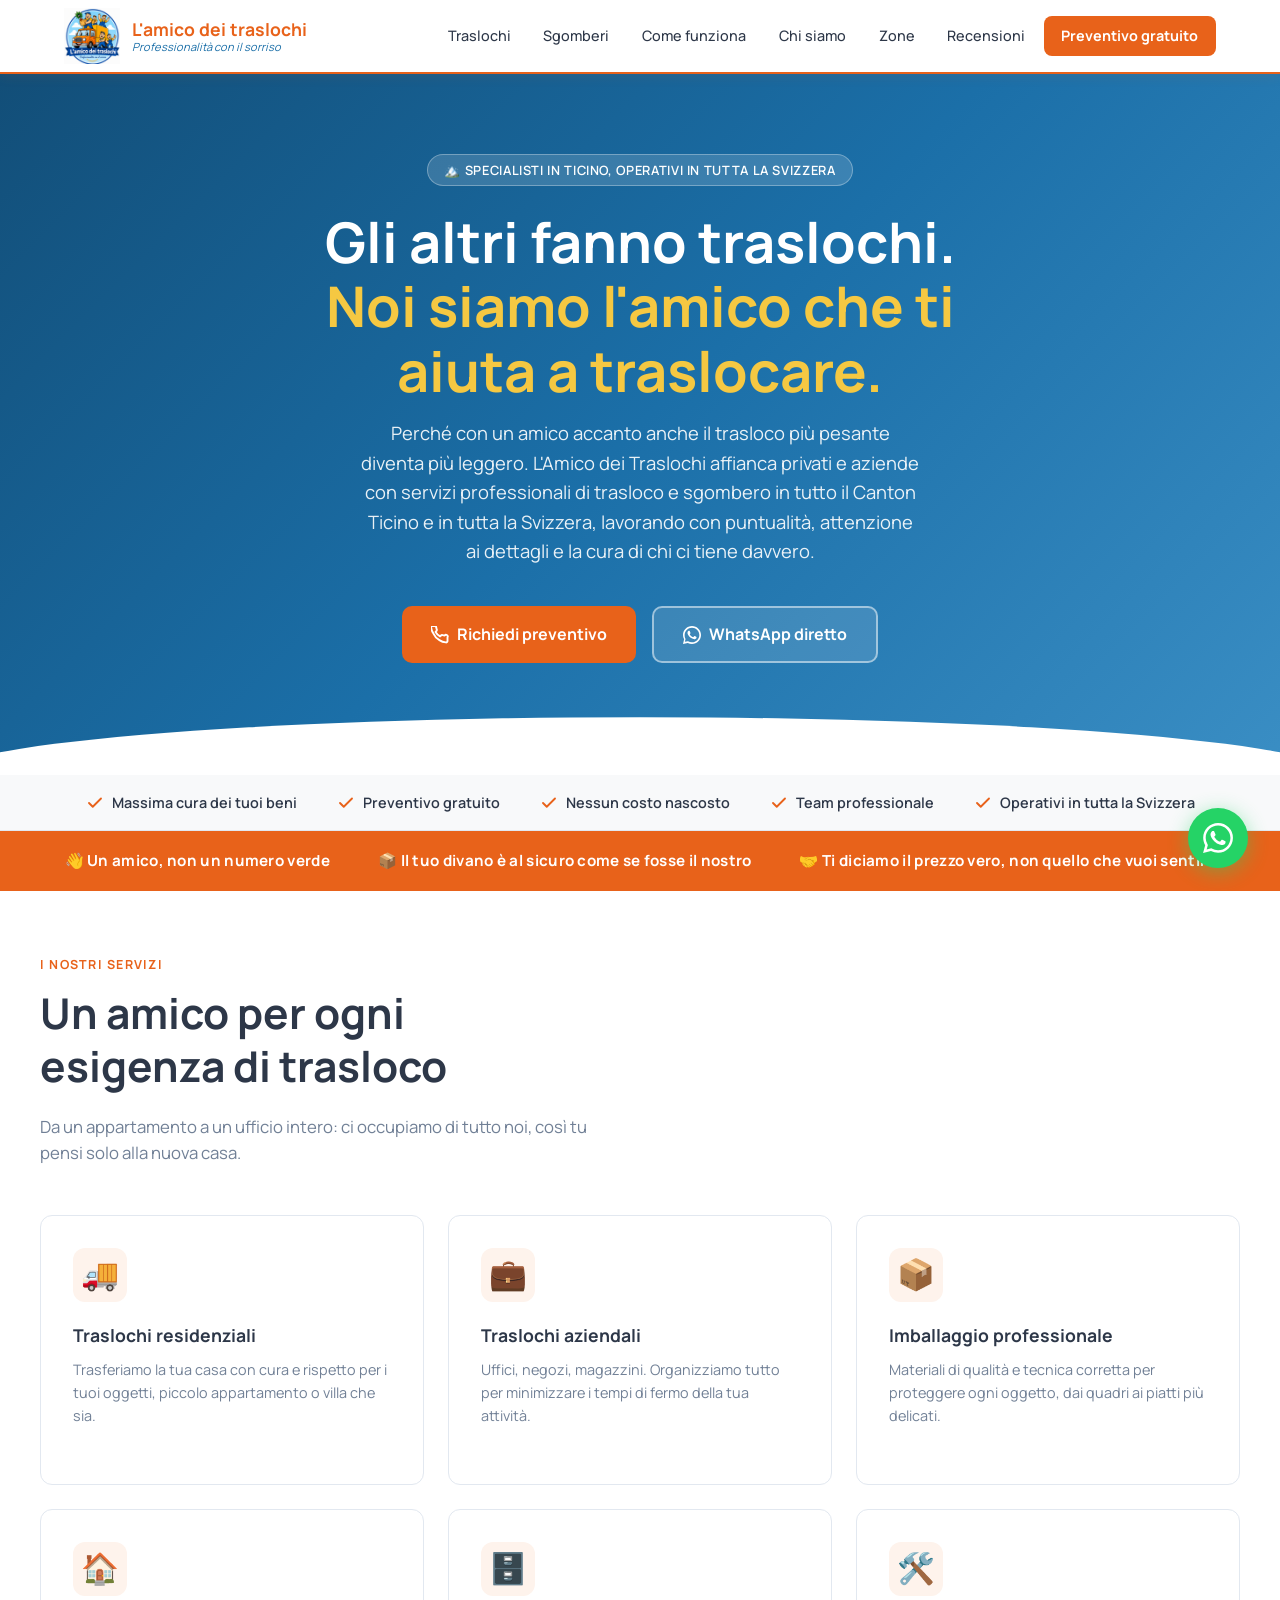
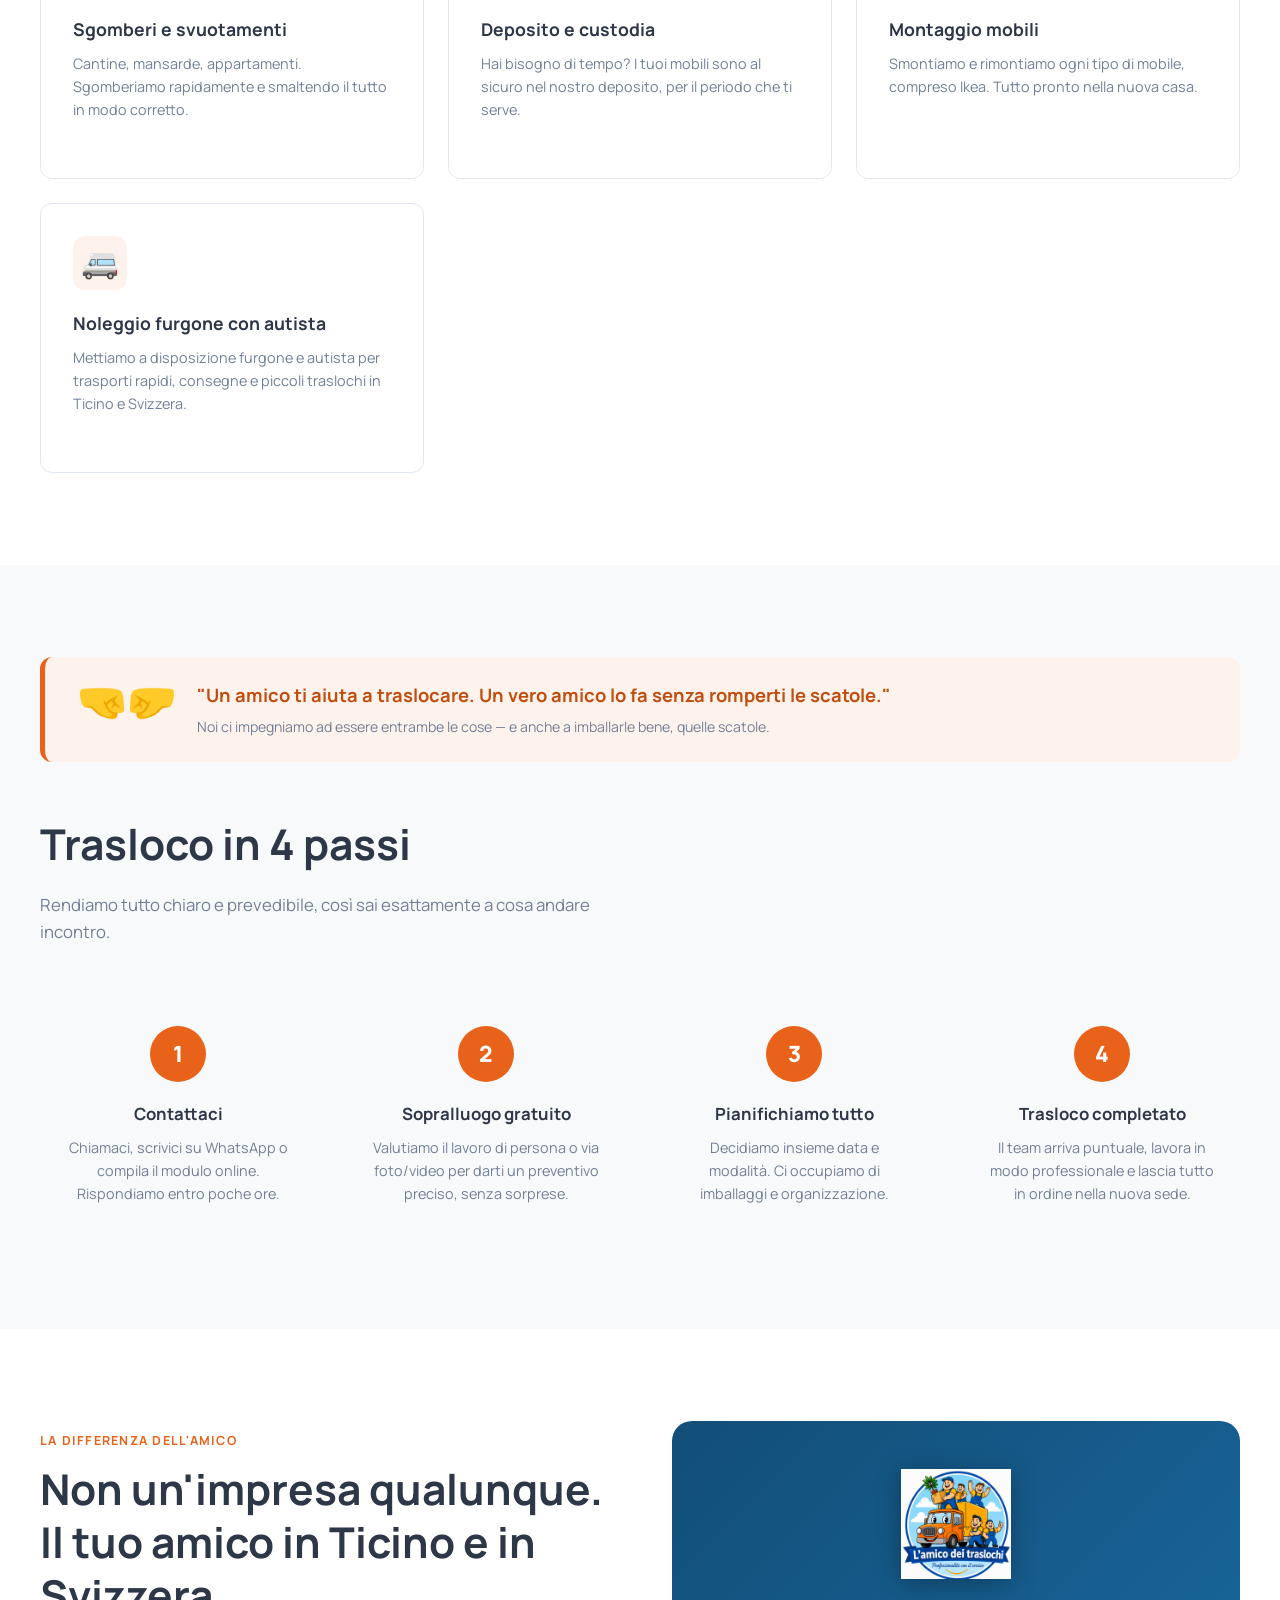
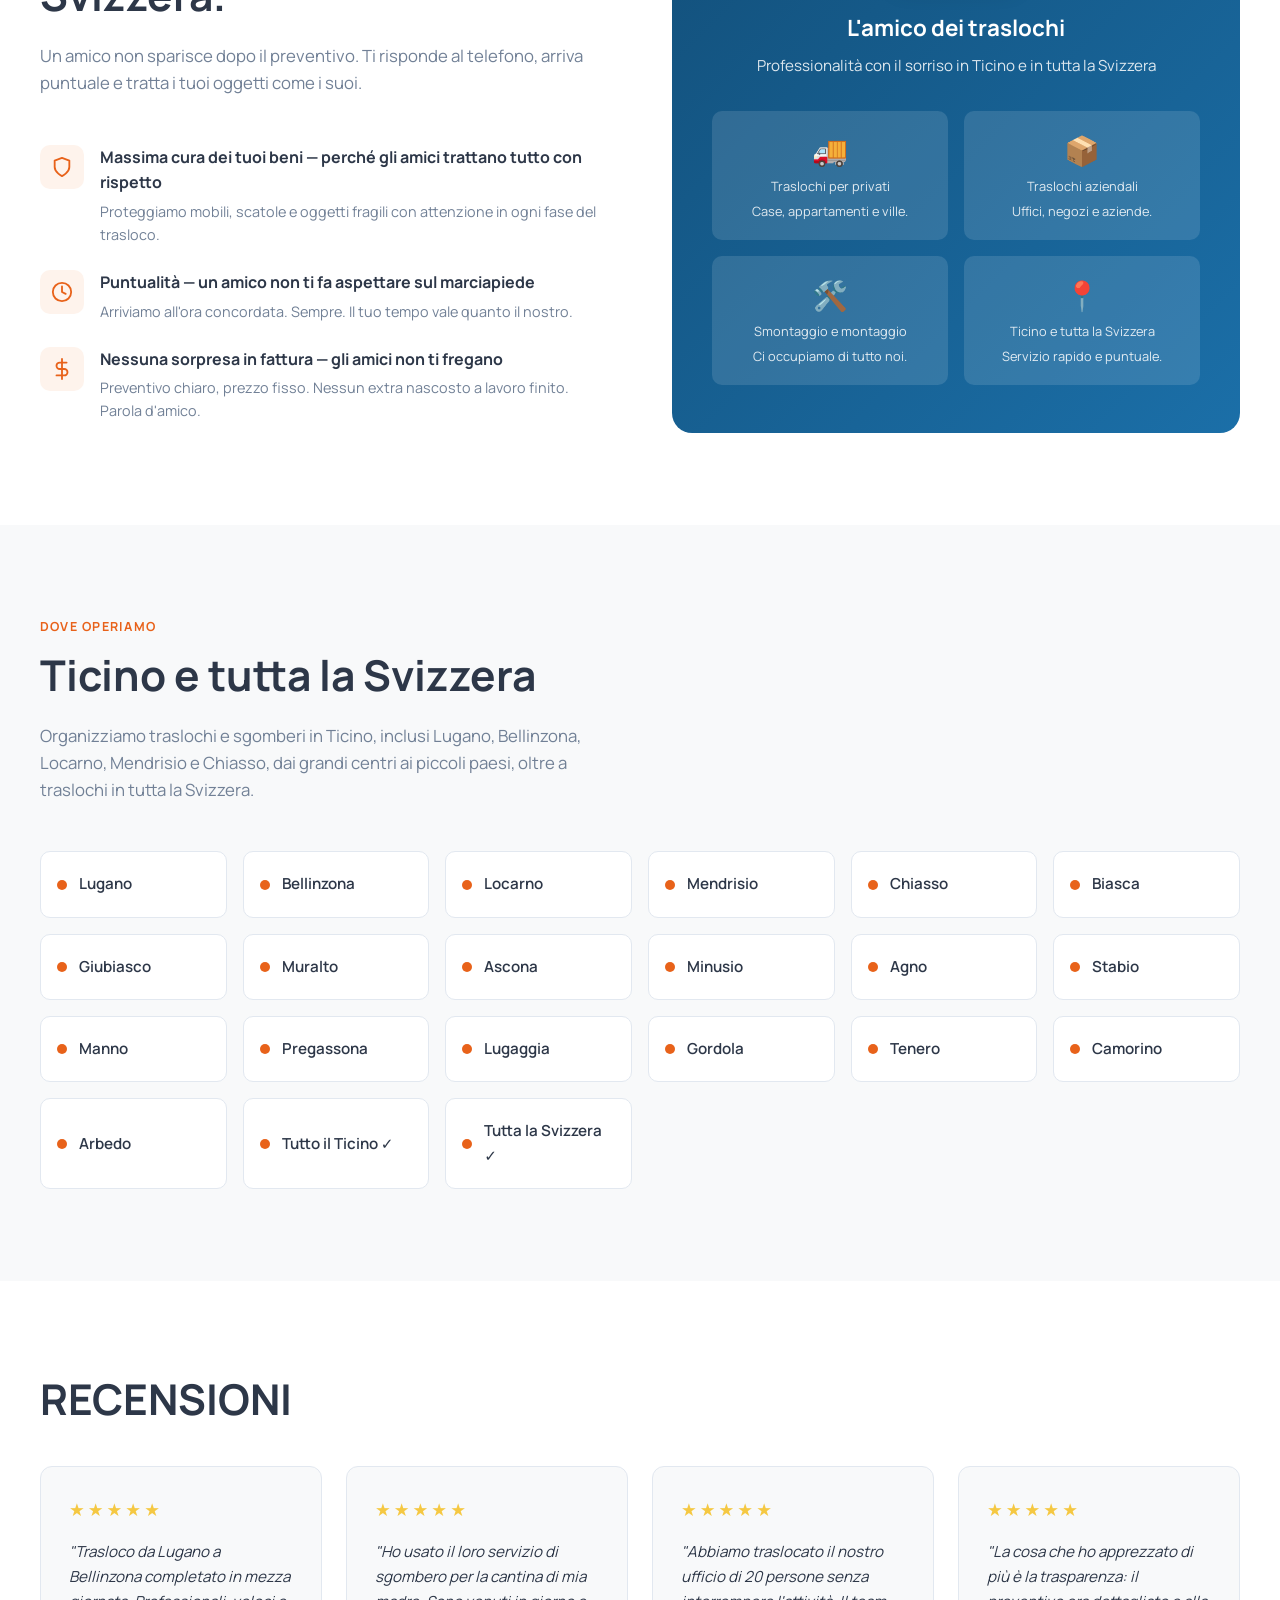
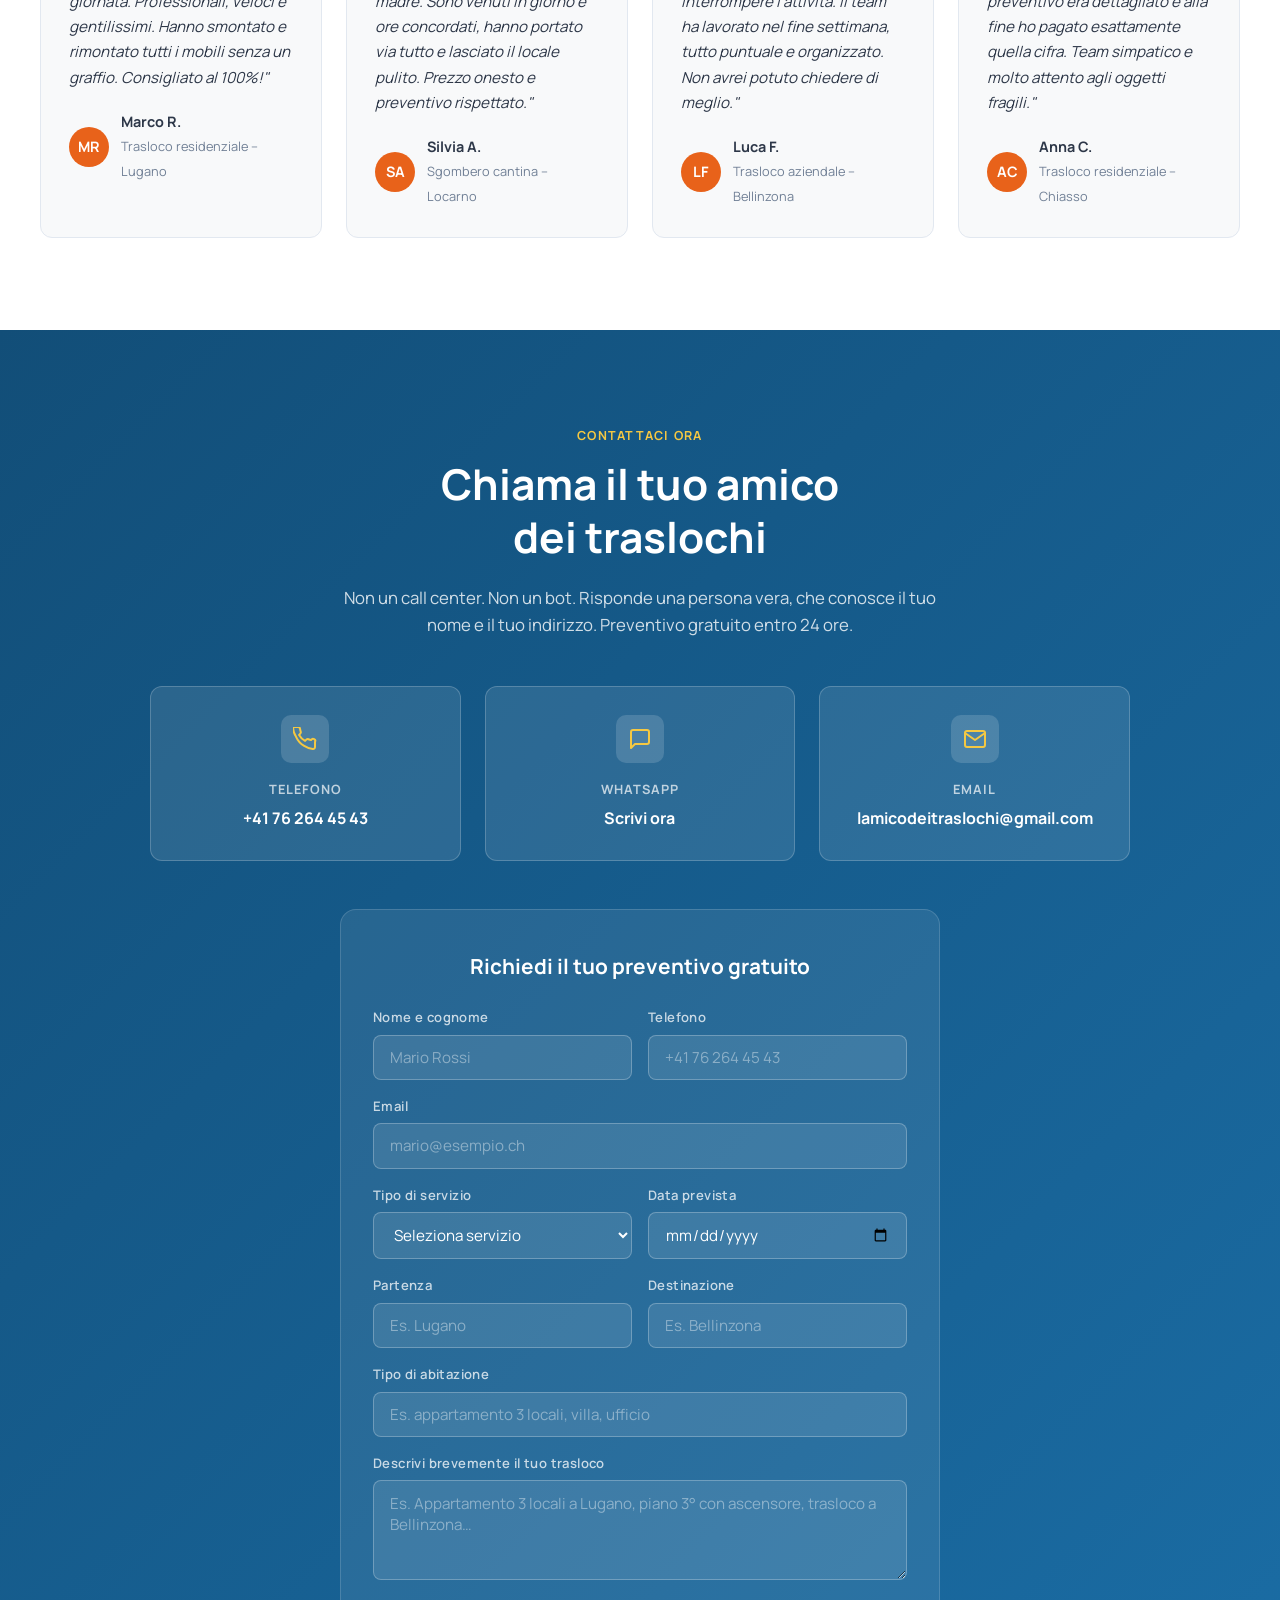
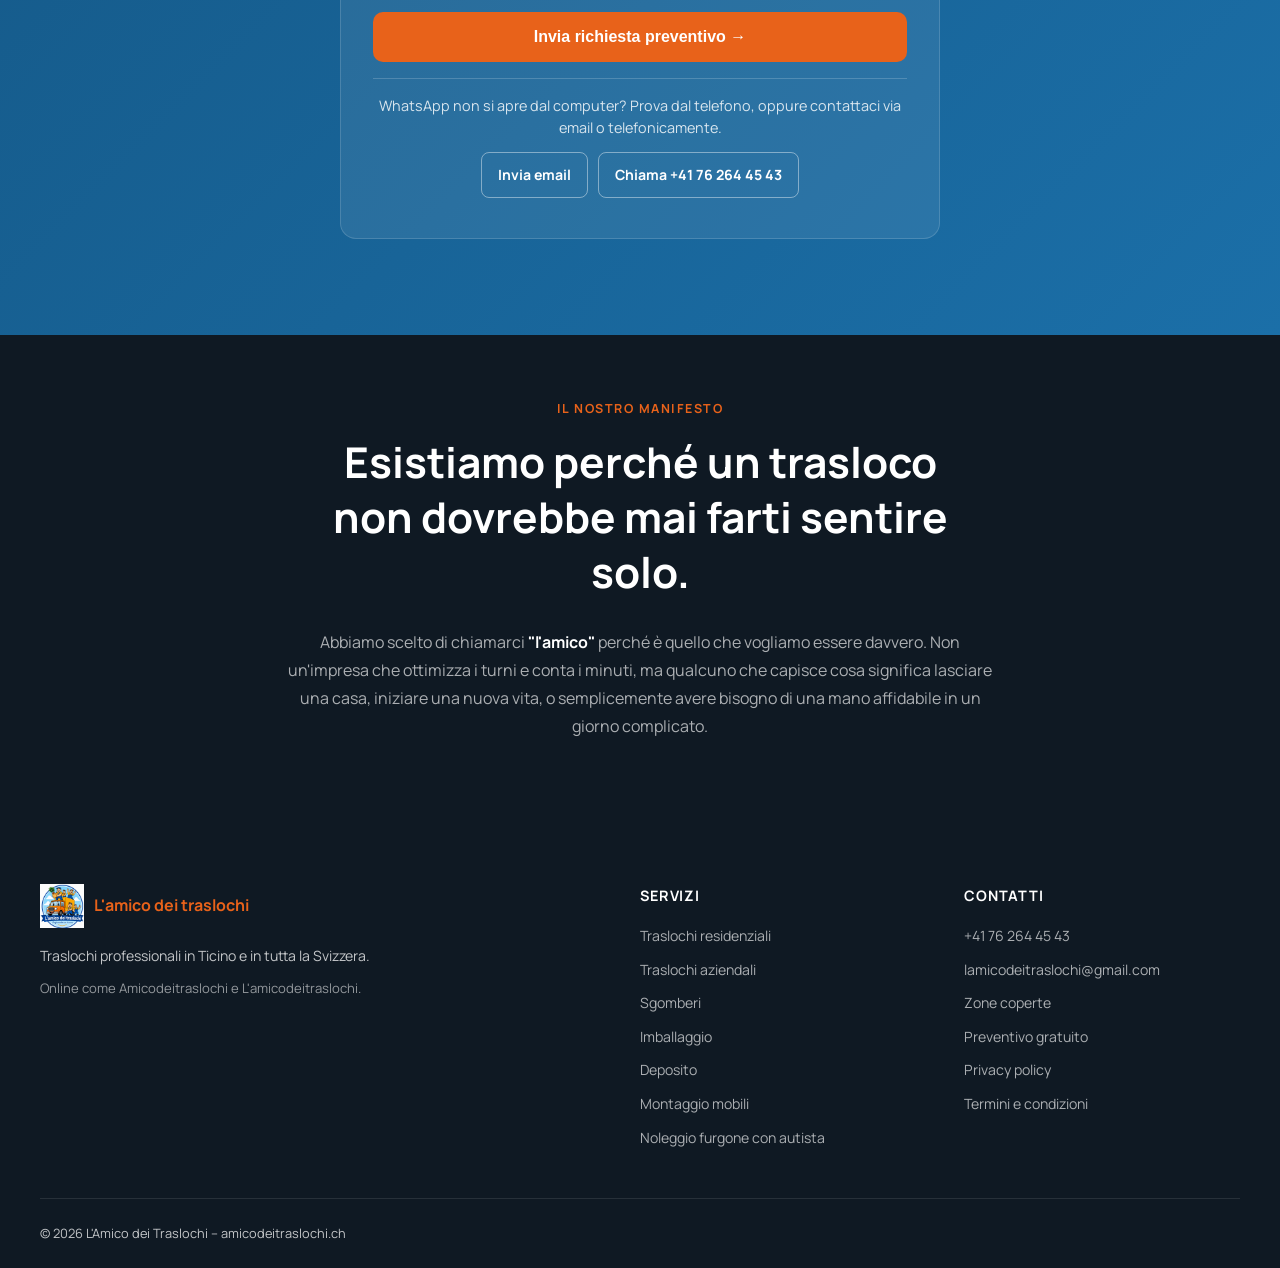
<file: index.html>
<!DOCTYPE html>
<html lang="it">
<head>
<!-- Google Tag Manager -->
<script>(function(w,d,s,l,i){w[l]=w[l]||[];w[l].push({'gtm.start':
new Date().getTime(),event:'gtm.js'});var f=d.getElementsByTagName(s)[0],
j=d.createElement(s),dl=l!='dataLayer'?'&l='+l:'';j.async=true;j.src=
'https://www.googletagmanager.com/gtm.js?id='+i+dl;f.parentNode.insertBefore(j,f);
})(window,document,'script','dataLayer','GTM-WCJHG2GM');</script>
<!-- End Google Tag Manager -->
<meta charset="UTF-8">
<meta name="viewport" content="width=device-width, initial-scale=1.0">
<meta name="description" content="L'Amico dei Traslochi offre traslochi, sgomberi, trasporti e montaggio mobili per privati e aziende in Canton Ticino e in tutta la Svizzera.">
<meta name="robots" content="index, follow">
<title>L'Amico dei Traslochi | Traslochi e Sgomberi in Ticino</title>
<link rel="canonical" href="https://amicodeitraslochi.ch/">
<link rel="preload" href="logo.png" as="image">
<link rel="preconnect" href="https://fonts.googleapis.com">
<link rel="preconnect" href="https://fonts.gstatic.com" crossorigin>
<link href="https://fonts.googleapis.com/css2?family=Manrope:wght@400;500;600;700&display=swap" rel="stylesheet">
<link rel="stylesheet" href="vacation-notice.css">
<!-- Open Graph -->
<meta property="og:title" content="L'Amico dei Traslochi | Traslochi e Sgomberi in Ticino">
<meta property="og:description" content="Traslochi, sgomberi, trasporti e montaggio mobili per privati e aziende in Canton Ticino e in tutta la Svizzera.">
<meta property="og:type" content="website">
<meta property="og:url" content="https://amicodeitraslochi.ch/">
<meta property="og:image" content="https://amicodeitraslochi.ch/logo.png">
<meta property="og:image:alt" content="Logo L'Amico dei Traslochi">
<meta property="og:site_name" content="L'Amico dei Traslochi">
<meta property="og:locale" content="it_CH">
<meta name="twitter:card" content="summary_large_image">
<meta name="twitter:title" content="L'Amico dei Traslochi | Traslochi e Sgomberi in Ticino">
<meta name="twitter:description" content="Traslochi, sgomberi, trasporti e montaggio mobili per privati e aziende in Canton Ticino e in tutta la Svizzera.">
<meta name="twitter:image" content="https://amicodeitraslochi.ch/logo.png">
<meta name="twitter:image:alt" content="Logo L'Amico dei Traslochi">
<!-- Schema.org -->
<script type="application/ld+json">
{
  "@context": "https://schema.org",
  "@type": "MovingCompany",
  "name": "L'amico dei traslochi",
  "alternateName": ["Amico dei Traslochi", "amicodeitraslochi", "lamicodeitraslochi", "amicodeitraslochi.ch"],
  "description": "Traslochi, sgomberi, trasporti e montaggio mobili per privati e aziende in Canton Ticino e in tutta la Svizzera.",
  "url": "https://amicodeitraslochi.ch/",
  "image": "https://amicodeitraslochi.ch/logo.png",
  "logo": "https://amicodeitraslochi.ch/logo.png",
  "areaServed": [
    {"@type": "AdministrativeArea", "name": "Canton Ticino"},
    {"@type": "Country", "name": "Switzerland"}
  ],
  "telephone": "+41762644543",
  "email": "lamicodeitraslochi@gmail.com",
  "address": {
    "@type": "PostalAddress",
    "addressRegion": "Ticino",
    "addressCountry": "CH"
  },
  "priceRange": "CHF"
}
</script>
<style>
  *, *::before, *::after { box-sizing: border-box; margin: 0; padding: 0; }

  :root {
    --orange: #E8621A;
    --orange-dark: #C04E0F;
    --orange-light: #F5824A;
    --blue: #1B6FA8;
    --blue-dark: #124E78;
    --blue-light: #3A8EC4;
    --sky: #D6EAF8;
    --yellow: #F5C842;
    --white: #FFFFFF;
    --off-white: #F8F9FA;
    --gray-light: #EDF2F7;
    --gray: #718096;
    --gray-dark: #2D3748;
    --text: #1A202C;
    --radius: 12px;
    --shadow: 0 4px 24px rgba(0,0,0,0.10);
    --shadow-lg: 0 8px 40px rgba(0,0,0,0.14);
  }

  html { scroll-behavior: smooth; }

  body {
    font-family: 'Manrope', system-ui, -apple-system, sans-serif;
    font-weight: 400;
    color: var(--text);
    background: var(--white);
    line-height: 1.6;
    overflow-x: hidden;
  }

  img { max-width: 100%; height: auto; }

  a { text-decoration: none; color: inherit; }

  a:focus-visible,
  button:focus-visible,
  input:focus-visible,
  select:focus-visible,
  textarea:focus-visible {
    outline: 3px solid var(--yellow);
    outline-offset: 3px;
  }

  /* ── HEADER ─────────────────────────────── */
  header {
    position: sticky;
    top: 0;
    z-index: 100;
    background: var(--white);
    border-bottom: 2px solid var(--orange);
    box-shadow: 0 2px 12px rgba(232,98,26,0.10);
  }

  .header-inner {
    max-width: 1200px;
    margin: 0 auto;
    padding: 0 1.5rem;
    display: flex;
    align-items: center;
    justify-content: space-between;
    height: 72px;
  }

  .logo-wrap {
    display: flex;
    align-items: center;
    gap: 12px;
  }

  .logo-img {
    width: 56px;
    height: 56px;
    object-fit: contain;
  }

  .logo-text {
    display: flex;
    flex-direction: column;
    line-height: 1.2;
  }

  .logo-name {
    font-size: 1.1rem;
    font-weight: 700;
    color: var(--orange);
  }

  .logo-tagline {
    font-size: 0.7rem;
    color: var(--blue);
    font-style: italic;
  }

  nav { display: flex; gap: 0.25rem; align-items: center; }

  nav a {
    padding: 0.5rem 0.9rem;
    font-size: 0.9rem;
    font-weight: 500;
    color: var(--gray-dark);
    border-radius: 8px;
    transition: background 0.15s, color 0.15s;
  }

  nav a:hover { background: var(--gray-light); color: var(--orange); }

  .nav-cta {
    background: var(--orange) !important;
    color: var(--white) !important;
    font-weight: 700 !important;
    padding: 0.5rem 1.1rem !important;
    border-radius: 8px !important;
    transition: background 0.15s !important;
  }

  .nav-cta:hover { background: var(--orange-dark) !important; }

  .hamburger {
    display: none;
    flex-direction: column;
    gap: 5px;
    cursor: pointer;
    padding: 4px;
    background: none;
    border: none;
  }

  .hamburger span {
    display: block;
    width: 24px;
    height: 2px;
    background: var(--gray-dark);
    border-radius: 2px;
    transition: 0.3s;
  }

  /* ── HERO ─────────────────────────────── */
  .hero {
    background: linear-gradient(135deg, var(--blue-dark) 0%, var(--blue) 50%, var(--blue-light) 100%);
    color: var(--white);
    padding: 5rem 1.5rem 4rem;
    text-align: center;
    position: relative;
    overflow: hidden;
  }

  .hero::before {
    content: '';
    position: absolute;
    bottom: -2px;
    left: 0;
    right: 0;
    height: 60px;
    background: var(--white);
    clip-path: ellipse(55% 100% at 50% 100%);
  }

  .hero-badge {
    display: inline-block;
    background: rgba(255,255,255,0.15);
    border: 1px solid rgba(255,255,255,0.3);
    padding: 0.3rem 1rem;
    border-radius: 20px;
    font-size: 0.8rem;
    font-weight: 600;
    letter-spacing: 0.05em;
    text-transform: uppercase;
    margin-bottom: 1.5rem;
  }

  .hero h1 {
    font-size: clamp(2rem, 5vw, 3.5rem);
    font-weight: 700;
    line-height: 1.15;
    margin-bottom: 1rem;
    max-width: 760px;
    margin-left: auto;
    margin-right: auto;
  }

  .hero h1 span { color: var(--yellow); }

  .hero p {
    font-size: 1.15rem;
    opacity: 0.9;
    max-width: 560px;
    margin: 0 auto 2.5rem;
  }

  .hero-ctas {
    display: flex;
    gap: 1rem;
    justify-content: center;
    flex-wrap: wrap;
    margin-bottom: 3rem;
  }

  .btn {
    display: inline-flex;
    align-items: center;
    gap: 0.5rem;
    padding: 0.85rem 1.8rem;
    border-radius: 10px;
    font-weight: 700;
    font-size: 1rem;
    cursor: pointer;
    border: none;
    transition: transform 0.15s, box-shadow 0.15s;
    text-decoration: none;
  }

  .btn:hover { transform: translateY(-2px); box-shadow: var(--shadow); }

  .btn-primary {
    background: var(--orange);
    color: var(--white);
  }

  .btn-primary:hover { background: var(--orange-dark); }

  .btn-outline {
    background: rgba(255,255,255,0.12);
    color: var(--white);
    border: 2px solid rgba(255,255,255,0.5);
  }

  .btn-outline:hover { background: rgba(255,255,255,0.2); }

  .btn-dark {
    background: var(--blue-dark);
    color: var(--white);
  }

  .btn-dark:hover { background: #0e3a59; }

  /* ── TRUST BAR ─────────────────────────── */
  .trust-bar {
    background: var(--off-white);
    border-bottom: 1px solid #E2E8F0;
    padding: 1rem 1.5rem;
  }

  .trust-inner {
    max-width: 1200px;
    margin: 0 auto;
    display: flex;
    justify-content: center;
    align-items: center;
    gap: 2.5rem;
    flex-wrap: wrap;
  }

  .trust-item {
    display: flex;
    align-items: center;
    gap: 0.5rem;
    font-size: 0.9rem;
    font-weight: 600;
    color: var(--gray-dark);
  }

  .trust-item svg { color: var(--orange); flex-shrink: 0; }

  /* ── SECTIONS ─────────────────────────── */
  section { padding: 5.75rem 1.5rem; }

  .container { max-width: 1200px; margin: 0 auto; }

  .section-label {
    font-size: 0.78rem;
    font-weight: 700;
    letter-spacing: 0.1em;
    text-transform: uppercase;
    color: var(--orange);
    margin-bottom: 0.75rem;
  }

  .section-title {
    font-size: clamp(1.8rem, 3.8vw, 2.65rem);
    font-weight: 700;
    color: var(--gray-dark);
    margin-bottom: 1.3rem;
    line-height: 1.25;
  }

  .section-sub {
    font-size: 1.05rem;
    color: var(--gray);
    max-width: 560px;
    margin-bottom: 3rem;
  }

  /* ── SERVIZI ─────────────────────────── */
  #servizi {
    background: var(--white);
    padding-top: 4rem;
  }

  .services-grid {
    display: grid;
    grid-template-columns: repeat(3, minmax(0, 1fr));
    gap: 1.5rem;
  }

  @media (max-width: 1100px) {
    .services-grid {
      grid-template-columns: repeat(2, minmax(0, 1fr));
    }
  }

  .service-card {
    background: var(--white);
    border: 1.5px solid #E2E8F0;
    border-radius: var(--radius);
    padding: 2rem;
    transition: border-color 0.2s, box-shadow 0.2s, transform 0.2s;
    position: relative;
    overflow: hidden;
    min-height: 270px;
  }

  .service-card::before {
    content: '';
    position: absolute;
    top: 0;
    left: 0;
    right: 0;
    height: 4px;
    background: var(--orange);
    transform: scaleX(0);
    transition: transform 0.25s;
    transform-origin: left;
  }

  .service-card:hover {
    border-color: var(--orange-light);
    box-shadow: var(--shadow);
    transform: translateY(-3px);
  }

  .service-card:hover::before { transform: scaleX(1); }

  .service-icon {
    width: 54px;
    height: 54px;
    border-radius: 12px;
    background: #FEF3EC;
    display: flex;
    align-items: center;
    justify-content: center;
    margin-bottom: 1.2rem;
    font-size: 1.9rem;
    line-height: 1;
  }

  .service-icon svg {
    width: 28px;
    height: 28px;
    color: var(--orange);
    fill: none;
    stroke: currentColor;
    stroke-width: 1.8;
    stroke-linecap: round;
    stroke-linejoin: round;
  }

  .service-icon span { transform: translateY(-1px); }

  .service-card h3 {
    font-size: 1.1rem;
    font-weight: 700;
    color: var(--gray-dark);
    margin-bottom: 0.5rem;
  }

  .service-card p {
    font-size: 0.9rem;
    color: var(--gray);
    line-height: 1.6;
  }

  /* ── COME FUNZIONA ─────────────────────── */
  #come-funziona { background: var(--off-white); }

  .steps-grid {
    display: grid;
    grid-template-columns: repeat(auto-fit, minmax(220px, 1fr));
    gap: 2rem;
    position: relative;
  }

  .step-card {
    text-align: center;
    padding: 2rem 1.5rem;
  }

  .step-num {
    width: 56px;
    height: 56px;
    border-radius: 50%;
    background: var(--orange);
    color: var(--white);
    font-size: 1.4rem;
    font-weight: 800;
    display: flex;
    align-items: center;
    justify-content: center;
    margin: 0 auto 1.2rem;
  }

  .step-card h3 {
    font-size: 1.05rem;
    font-weight: 700;
    color: var(--gray-dark);
    margin-bottom: 0.5rem;
  }

  .step-card p {
    font-size: 0.9rem;
    color: var(--gray);
  }

  /* ── PERCHÉ NOI ─────────────────────────── */
  #perche-noi { background: var(--white); }

  .why-grid {
    display: grid;
    grid-template-columns: 1fr 1fr;
    gap: 4rem;
    align-items: center;
  }

  .why-features { display: flex; flex-direction: column; gap: 1.5rem; }

  .why-feature {
    display: flex;
    gap: 1rem;
    align-items: flex-start;
  }

  .why-icon {
    width: 44px;
    height: 44px;
    border-radius: 10px;
    background: #FEF3EC;
    display: flex;
    align-items: center;
    justify-content: center;
    flex-shrink: 0;
  }

  .why-icon svg {
    width: 22px;
    height: 22px;
    color: var(--orange);
    fill: none;
    stroke: currentColor;
    stroke-width: 2;
    stroke-linecap: round;
    stroke-linejoin: round;
  }

  .why-feature-text h3 {
    font-size: 1rem;
    font-weight: 700;
    color: var(--gray-dark);
    margin-bottom: 0.25rem;
  }

  .why-feature-text p { font-size: 0.9rem; color: var(--gray); }

  .why-visual {
    background: linear-gradient(135deg, var(--blue-dark), var(--blue));
    border-radius: 20px;
    padding: 3rem 2.5rem;
    color: var(--white);
    text-align: center;
  }

  .why-visual-logo {
    width: 110px;
    height: 110px;
    object-fit: contain;
    margin-bottom: 1.5rem;
    filter: drop-shadow(0 4px 12px rgba(0,0,0,0.3));
  }

  .why-visual h3 {
    font-size: 1.4rem;
    font-weight: 700;
    margin-bottom: 0.5rem;
  }

  .why-visual p { opacity: 0.85; font-size: 0.95rem; }

  .why-visual-stats {
    display: grid;
    grid-template-columns: 1fr 1fr;
    gap: 1rem;
    margin-top: 2rem;
  }

  .why-visual-stat {
    background: rgba(255,255,255,0.12);
    border-radius: 10px;
    padding: 1rem;
  }

  .why-visual-stat strong {
    display: block;
    font-size: 1.8rem;
    font-weight: 800;
    color: var(--yellow);
  }

  .why-visual-stat span { font-size: 0.8rem; opacity: 0.85; }

  /* ── ZONE ─────────────────────────────── */
  #zone { background: var(--off-white); }

  .zone-grid {
    display: grid;
    grid-template-columns: repeat(auto-fill, minmax(180px, 1fr));
    gap: 1rem;
    margin-top: 2.5rem;
  }

  .zone-card {
    background: var(--white);
    border: 1.5px solid #E2E8F0;
    border-radius: 10px;
    padding: 1.25rem 1rem;
    display: flex;
    align-items: center;
    gap: 0.75rem;
    font-weight: 600;
    font-size: 0.95rem;
    color: var(--gray-dark);
    transition: border-color 0.2s, transform 0.2s;
  }

  .zone-card:hover {
    border-color: var(--orange);
    transform: translateY(-2px);
  }

  .zone-dot {
    width: 10px;
    height: 10px;
    border-radius: 50%;
    background: var(--orange);
    flex-shrink: 0;
  }

  /* ── TESTIMONIANZE ─────────────────────── */
  #testimonianze { background: var(--white); }

  .reviews-grid {
    display: grid;
    grid-template-columns: repeat(auto-fit, minmax(280px, 1fr));
    gap: 1.5rem;
    margin-top: 2.5rem;
  }

  .review-card {
    background: var(--off-white);
    border-radius: var(--radius);
    padding: 1.75rem;
    border: 1px solid #E2E8F0;
  }

  .stars {
    display: flex;
    gap: 3px;
    margin-bottom: 1rem;
  }

  .star { color: var(--yellow); font-size: 1.1rem; }

  .review-card blockquote {
    font-size: 0.95rem;
    color: var(--gray-dark);
    line-height: 1.65;
    margin-bottom: 1.25rem;
    font-style: italic;
  }

  .reviewer {
    display: flex;
    align-items: center;
    gap: 0.75rem;
  }

  .reviewer-avatar {
    width: 40px;
    height: 40px;
    border-radius: 50%;
    background: var(--orange);
    color: var(--white);
    font-weight: 700;
    font-size: 0.9rem;
    display: flex;
    align-items: center;
    justify-content: center;
    flex-shrink: 0;
  }

  .reviewer-info strong { display: block; font-size: 0.9rem; color: var(--gray-dark); }
  .reviewer-info span { font-size: 0.8rem; color: var(--gray); }

  /* ── CONTATTI / CTA ─────────────────────── */
  #contatti {
    background: linear-gradient(135deg, var(--blue-dark) 0%, var(--blue) 100%);
    color: var(--white);
    text-align: center;
    padding: 6rem 1.5rem;
  }

  #contatti .section-label { color: var(--yellow); }
  #contatti .section-title { color: var(--white); }
  #contatti .section-sub { color: rgba(255,255,255,0.8); max-width: 600px; margin-left: auto; margin-right: auto; }

  .contact-grid {
    display: grid;
    grid-template-columns: repeat(3, minmax(240px, 1fr));
    gap: 1.5rem;
    max-width: 980px;
    margin: 3rem auto;
  }

  .contact-card {
    background: rgba(255,255,255,0.10);
    border: 1px solid rgba(255,255,255,0.2);
    border-radius: var(--radius);
    padding: 1.75rem 1.5rem;
    text-align: center;
    transition: background 0.2s;
    min-width: 0;
  }

  .contact-card:hover { background: rgba(255,255,255,0.18); }

  .contact-card-icon {
    width: 48px;
    height: 48px;
    border-radius: 10px;
    background: rgba(255,255,255,0.15);
    display: flex;
    align-items: center;
    justify-content: center;
    margin: 0 auto 1rem;
  }

  .contact-card-icon svg {
    width: 24px; height: 24px;
    fill: none; stroke: var(--yellow);
    stroke-width: 2; stroke-linecap: round; stroke-linejoin: round;
  }

  .contact-card strong { display: block; font-size: 0.8rem; letter-spacing: 0.08em; text-transform: uppercase; opacity: 0.7; margin-bottom: 0.4rem; }
  .contact-card a, .contact-card span {
    color: var(--white);
    font-size: clamp(0.92rem, 1.25vw, 1.05rem);
    font-weight: 700;
    overflow-wrap: anywhere;
    word-break: break-word;
  }

  .form-section {
    max-width: 600px;
    margin: 0 auto;
    background: rgba(255,255,255,0.08);
    border: 1px solid rgba(255,255,255,0.15);
    border-radius: 16px;
    padding: 2.5rem 2rem;
    text-align: left;
  }

  .form-section h3 {
    color: var(--white);
    font-size: 1.3rem;
    font-weight: 700;
    margin-bottom: 1.5rem;
    text-align: center;
  }

  .form-row {
    display: grid;
    grid-template-columns: 1fr 1fr;
    gap: 1rem;
  }

  .form-group { margin-bottom: 1rem; }

  .form-group label {
    display: block;
    font-size: 0.82rem;
    font-weight: 600;
    color: rgba(255,255,255,0.75);
    margin-bottom: 0.4rem;
    letter-spacing: 0.03em;
  }

  .form-group input,
  .form-group select,
  .form-group textarea {
    width: 100%;
    padding: 0.7rem 1rem;
    border-radius: 8px;
    border: 1px solid rgba(255,255,255,0.25);
    background: rgba(255,255,255,0.10);
    color: var(--white);
    font-size: 0.95rem;
    font-family: inherit;
    outline: none;
    transition: border-color 0.2s;
  }

  .form-group input::placeholder,
  .form-group select::placeholder,
  .form-group textarea::placeholder { color: rgba(255,255,255,0.4); }

  .form-group input:focus,
  .form-group select:focus,
  .form-group textarea:focus { border-color: var(--yellow); }

  .form-group select option { background: var(--blue-dark); color: var(--white); }

  .form-group textarea { resize: vertical; min-height: 100px; }

  .form-submit {
    width: 100%;
    padding: 1rem;
    background: var(--orange);
    color: var(--white);
    font-weight: 700;
    font-size: 1rem;
    border: none;
    border-radius: 10px;
    cursor: pointer;
    transition: background 0.2s, transform 0.15s;
    margin-top: 0.5rem;
  }

  .form-submit:hover { background: var(--orange-dark); transform: translateY(-1px); }

  /* ── WHATSAPP FLOAT ─────────────────────── */
  .whatsapp-float {
    position: fixed;
    bottom: 2rem;
    right: 2rem;
    z-index: 200;
    width: 60px;
    height: 60px;
    border-radius: 50%;
    background: #25D366;
    display: flex;
    align-items: center;
    justify-content: center;
    box-shadow: 0 4px 20px rgba(37,211,102,0.45);
    transition: transform 0.2s, box-shadow 0.2s;
  }

  .whatsapp-float:hover {
    transform: scale(1.08);
    box-shadow: 0 6px 28px rgba(37,211,102,0.55);
  }

  .whatsapp-float svg { width: 30px; height: 30px; fill: white; }

  /* ── FOOTER ─────────────────────────────── */
  footer {
    background: #0F1923;
    color: rgba(255,255,255,0.75);
    padding: 3rem 1.5rem 1.5rem;
  }

  .footer-inner {
    max-width: 1200px;
    margin: 0 auto;
    display: grid;
    grid-template-columns: 2fr 1fr 1fr;
    gap: 3rem;
    padding-bottom: 2.5rem;
    border-bottom: 1px solid rgba(255,255,255,0.1);
  }

  .footer-brand { }

  .footer-logo-wrap {
    display: flex;
    align-items: center;
    gap: 10px;
    margin-bottom: 1rem;
  }

  .footer-logo-img {
    width: 44px;
    height: 44px;
    object-fit: contain;
  }

  .footer-brand-name {
    font-size: 1rem;
    font-weight: 700;
    color: var(--orange);
  }

  .footer-brand p { font-size: 0.88rem; line-height: 1.65; }

  .footer-brand .brand-alias {
    margin-top: 0.65rem;
    color: rgba(255,255,255,0.55);
    font-size: 0.82rem;
  }

  .footer-col h2 {
    color: var(--white);
    font-size: 0.9rem;
    font-weight: 700;
    margin-bottom: 1rem;
    text-transform: uppercase;
    letter-spacing: 0.06em;
  }

  .footer-col ul { list-style: none; }

  .footer-col ul li { margin-bottom: 0.5rem; }

  .footer-col ul li a {
    font-size: 0.88rem;
    color: rgba(255,255,255,0.65);
    transition: color 0.15s;
  }

  .footer-col ul li a:hover { color: var(--orange); }

  .footer-bottom {
    max-width: 1200px;
    margin: 0 auto;
    padding-top: 1.5rem;
    display: flex;
    justify-content: space-between;
    align-items: center;
    flex-wrap: wrap;
    gap: 0.5rem;
    font-size: 0.8rem;
  }

  /* ── RESPONSIVE ─────────────────────────── */
  @media (max-width: 768px) {
    nav { display: none; }
    .hamburger { display: flex; }

    nav.open {
      display: flex;
      flex-direction: column;
      position: absolute;
      top: 72px;
      left: 0;
      right: 0;
      background: var(--white);
      border-bottom: 2px solid var(--orange);
      padding: 1rem;
      gap: 0.25rem;
      box-shadow: var(--shadow);
    }

    nav.open a {
      width: 100%;
      min-height: 44px;
      display: flex;
      align-items: center;
    }

    .header-inner { padding: 0 1rem; }

    .logo-img {
      width: 48px;
      height: 48px;
    }

    .logo-name { font-size: 0.95rem; }
    .logo-tagline { font-size: 0.64rem; }

    .why-grid { grid-template-columns: 1fr; }
    .why-visual { order: -1; }
    .why-visual { padding: 2rem 1.25rem; }
    .why-visual-stats { grid-template-columns: 1fr; }

    .form-row { grid-template-columns: 1fr; }

    .contact-grid,
    .reviews-grid,
    .zone-grid {
      grid-template-columns: 1fr;
    }

    .footer-inner { grid-template-columns: 1fr; gap: 2rem; }

    .footer-bottom { flex-direction: column; text-align: center; }

    .hero { padding: 3.5rem 1.5rem 3rem; }
    .hero-badge { font-size: 0.72rem; }
    .hero p { font-size: 1rem; }

    .hero-ctas,
    .btn {
      width: 100%;
    }

    .btn {
      justify-content: center;
      min-height: 48px;
    }

    #servizi { padding-top: 3rem; }

    .services-grid {
      grid-template-columns: 1fr;
      gap: 1.25rem;
    }

    .service-card {
      min-height: auto;
      padding: 1.5rem;
    }

    section { padding: 4.25rem 1rem; }

    .trust-bar { padding: 0.85rem 1rem; }
    .trust-inner { gap: 1rem; justify-content: flex-start; }
    .trust-item { width: 100%; }

    .whatsapp-float {
      width: 54px;
      height: 54px;
      right: 1rem;
      bottom: 1rem;
    }
  }
</style>
</head>
<body>
<!-- Google Tag Manager (noscript) -->
<noscript><iframe src="https://www.googletagmanager.com/ns.html?id=GTM-WCJHG2GM"
height="0" width="0" style="display:none;visibility:hidden"></iframe></noscript>
<!-- End Google Tag Manager (noscript) -->

<!-- HEADER -->
<header>
  <div class="header-inner">
    <a href="#home" class="logo-wrap" aria-label="L'Amico dei Traslochi – homepage">
      <img src="logo.png" alt="Logo L'Amico dei Traslochi" class="logo-img" width="56" height="56" decoding="async" fetchpriority="high" onerror="this.style.display='none'">
      <div class="logo-text">
        <span class="logo-name">L'amico dei traslochi</span>
        <span class="logo-tagline">Professionalità con il sorriso</span>
      </div>
    </a>
    <nav id="main-nav" aria-label="Navigazione principale">
      <a href="#traslochi">Traslochi</a>
      <a href="#sgomberi">Sgomberi</a>
      <a href="#come-funziona">Come funziona</a>
      <a href="#perche-noi">Chi siamo</a>
      <a href="#zone">Zone</a>
      <a href="#testimonianze">Recensioni</a>
      <a href="#contatti" class="nav-cta">Preventivo gratuito</a>
    </nav>
    <button class="hamburger" aria-label="Apri menu" aria-expanded="false" aria-controls="main-nav" onclick="toggleMenu()">
      <span></span><span></span><span></span>
    </button>
  </div>
</header>

<!-- HERO -->
<section class="hero" id="home">
  <div class="hero-badge">🏔️ Specialisti in Ticino, operativi in tutta la Svizzera</div>
  <h1>Gli altri fanno traslochi.<br><span>Noi siamo l'amico che ti aiuta a traslocare.</span></h1>
  <p>Perché con un amico accanto anche il trasloco più pesante diventa più leggero. L'Amico dei Traslochi affianca privati e aziende con servizi professionali di trasloco e sgombero in tutto il Canton Ticino e in tutta la Svizzera, lavorando con puntualità, attenzione ai dettagli e la cura di chi ci tiene davvero.</p>
  <div class="hero-ctas">
    <a href="#contatti" class="btn btn-primary">
      <svg width="18" height="18" viewBox="0 0 24 24" fill="none" stroke="currentColor" stroke-width="2.5" stroke-linecap="round" stroke-linejoin="round"><path d="M22 16.92v3a2 2 0 01-2.18 2 19.79 19.79 0 01-8.63-3.07A19.5 19.5 0 013.07 9.8a19.79 19.79 0 01-3.07-8.67A2 2 0 012 0h3a2 2 0 012 1.72c.127.96.361 1.903.7 2.81a2 2 0 01-.45 2.11L6.09 7.91a16 16 0 006 6l1.27-1.27a2 2 0 012.11-.45c.907.339 1.85.573 2.81.7A2 2 0 0122 14.92z"/></svg>
      Richiedi preventivo
    </a>
    <a href="https://wa.me/41762644543?text=Buongiorno!%20ho%20trovato%20il%20vostro%20sito%20e%20vorrei%20un%20preventivo%20per%20un%20trasloco.%0A%0A-%20Partenza%3A%0A-%20Destinazione%3A%0A-%20Data%20indicativa%3A%0A-%20Tipo%20di%20abitazione%3A%0A-%20Note%3A" class="btn btn-outline" target="_blank" rel="noopener">
      <svg width="18" height="18" viewBox="0 0 24 24" fill="currentColor"><path d="M17.472 14.382c-.297-.149-1.758-.867-2.03-.967-.273-.099-.471-.148-.67.15-.197.297-.767.966-.94 1.164-.173.199-.347.223-.644.075-.297-.15-1.255-.463-2.39-1.475-.883-.788-1.48-1.761-1.653-2.059-.173-.297-.018-.458.13-.606.134-.133.298-.347.446-.52.149-.174.198-.298.298-.497.099-.198.05-.371-.025-.52-.075-.149-.669-1.612-.916-2.207-.242-.579-.487-.5-.669-.51-.173-.008-.371-.01-.57-.01-.198 0-.52.074-.792.372-.272.297-1.04 1.016-1.04 2.479 0 1.462 1.065 2.875 1.213 3.074.149.198 2.096 3.2 5.077 4.487.709.306 1.262.489 1.694.625.712.227 1.36.195 1.871.118.571-.085 1.758-.719 2.006-1.413.248-.694.248-1.289.173-1.413-.074-.124-.272-.198-.57-.347z"/><path d="M12 0C5.373 0 0 5.373 0 12c0 2.106.549 4.083 1.506 5.805L0 24l6.332-1.479A11.951 11.951 0 0012 24c6.627 0 12-5.373 12-12S18.627 0 12 0zm0 21.818c-1.925 0-3.72-.521-5.261-1.428l-.374-.222-3.882.907.952-3.778-.243-.388A9.79 9.79 0 012.182 12C2.182 6.592 6.592 2.182 12 2.182c5.408 0 9.818 4.41 9.818 9.818 0 5.408-4.41 9.818-9.818 9.818z"/></svg>
      WhatsApp diretto
    </a>
  </div>
</section>

<!-- TRUST BAR -->
<div class="trust-bar">
  <div class="trust-inner">
    <div class="trust-item">
      <svg width="18" height="18" viewBox="0 0 24 24" fill="none" stroke="currentColor" stroke-width="2.5" stroke-linecap="round" stroke-linejoin="round"><polyline points="20 6 9 17 4 12"/></svg>
      Massima cura dei tuoi beni
    </div>
    <div class="trust-item">
      <svg width="18" height="18" viewBox="0 0 24 24" fill="none" stroke="currentColor" stroke-width="2.5" stroke-linecap="round" stroke-linejoin="round"><polyline points="20 6 9 17 4 12"/></svg>
      Preventivo gratuito
    </div>
    <div class="trust-item">
      <svg width="18" height="18" viewBox="0 0 24 24" fill="none" stroke="currentColor" stroke-width="2.5" stroke-linecap="round" stroke-linejoin="round"><polyline points="20 6 9 17 4 12"/></svg>
      Nessun costo nascosto
    </div>
    <div class="trust-item">
      <svg width="18" height="18" viewBox="0 0 24 24" fill="none" stroke="currentColor" stroke-width="2.5" stroke-linecap="round" stroke-linejoin="round"><polyline points="20 6 9 17 4 12"/></svg>
      Team professionale
    </div>
    <div class="trust-item">
      <svg width="18" height="18" viewBox="0 0 24 24" fill="none" stroke="currentColor" stroke-width="2.5" stroke-linecap="round" stroke-linejoin="round"><polyline points="20 6 9 17 4 12"/></svg>
      Operativi in tutta la Svizzera
    </div>
  </div>
</div>

<!-- SLOGAN STRIP -->
<div style="background: var(--orange); color: #fff; padding: 1.1rem 1.5rem; text-align: center;">
  <div style="max-width: 1200px; margin: 0 auto; display: flex; justify-content: center; gap: 3rem; flex-wrap: wrap; font-weight: 700; font-size: 0.95rem; letter-spacing: 0.02em;">
    <span>👋 Un amico, non un numero verde</span>
    <span>📦 Il tuo divano è al sicuro come se fosse il nostro</span>
    <span>🤝 Ti diciamo il prezzo vero, non quello che vuoi sentire</span>
  </div>
</div>

<section id="servizi">
  <div class="container">
    <div class="section-label">I nostri servizi</div>
    <h2 class="section-title">Un amico per ogni<br>esigenza di trasloco</h2>
    <p class="section-sub">Da un appartamento a un ufficio intero: ci occupiamo di tutto noi, così tu pensi solo alla nuova casa.</p>
    <div class="services-grid">

      <div class="service-card" id="traslochi">
        <div class="service-icon">
          <span aria-hidden="true">🚚</span>
        </div>
        <h3>Traslochi residenziali</h3>
        <p>Trasferiamo la tua casa con cura e rispetto per i tuoi oggetti, piccolo appartamento o villa che sia.</p>
      </div>

      <div class="service-card">
        <div class="service-icon">
          <span aria-hidden="true">💼</span>
        </div>
        <h3>Traslochi aziendali</h3>
        <p>Uffici, negozi, magazzini. Organizziamo tutto per minimizzare i tempi di fermo della tua attività.</p>
      </div>

      <div class="service-card">
        <div class="service-icon">
          <span aria-hidden="true">📦</span>
        </div>
        <h3>Imballaggio professionale</h3>
        <p>Materiali di qualità e tecnica corretta per proteggere ogni oggetto, dai quadri ai piatti più delicati.</p>
      </div>

      <div class="service-card" id="sgomberi">
        <div class="service-icon">
          <span aria-hidden="true">🏠</span>
        </div>
        <h3>Sgomberi e svuotamenti</h3>
        <p>Cantine, mansarde, appartamenti. Sgomberiamo rapidamente e smaltendo il tutto in modo corretto.</p>
      </div>

      <div class="service-card">
        <div class="service-icon">
          <span aria-hidden="true">🗄️</span>
        </div>
        <h3>Deposito e custodia</h3>
        <p>Hai bisogno di tempo? I tuoi mobili sono al sicuro nel nostro deposito, per il periodo che ti serve.</p>
      </div>

      <div class="service-card">
        <div class="service-icon">
          <span aria-hidden="true">🛠️</span>
        </div>
        <h3>Montaggio mobili</h3>
        <p>Smontiamo e rimontiamo ogni tipo di mobile, compreso Ikea. Tutto pronto nella nuova casa.</p>
      </div>

      <div class="service-card">
        <div class="service-icon">
          <span aria-hidden="true">🚐</span>
        </div>
        <h3>Noleggio furgone con autista</h3>
        <p>Mettiamo a disposizione furgone e autista per trasporti rapidi, consegne e piccoli traslochi in Ticino e Svizzera.</p>
      </div>

    </div>
  </div>
</section>

<!-- COME FUNZIONA -->
<section id="come-funziona">
  <div class="container">
    <!-- AMICO QUOTE BANNER -->
    <div style="background: #FEF3EC; border-left: 5px solid var(--orange); border-radius: 12px; padding: 1.5rem 2rem; margin-bottom: 3.5rem; display: flex; gap: 1.25rem; align-items: flex-start;">
      <span style="font-size: 2.5rem; line-height: 1;">🤜🤛</span>
      <div>
        <p style="font-size: 1.15rem; font-weight: 700; color: var(--orange-dark); margin-bottom: 0.3rem;">"Un amico ti aiuta a traslocare. Un vero amico lo fa senza romperti le scatole."</p>
        <p style="font-size: 0.88rem; color: var(--gray);">Noi ci impegniamo ad essere entrambe le cose — e anche a imballarle bene, quelle scatole.</p>
      </div>
    </div>
    <h2 class="section-title">Trasloco in 4 passi</h2>
    <p class="section-sub">Rendiamo tutto chiaro e prevedibile, così sai esattamente a cosa andare incontro.</p>
    <div class="steps-grid">
      <div class="step-card">
        <div class="step-num">1</div>
        <h3>Contattaci</h3>
        <p>Chiamaci, scrivici su WhatsApp o compila il modulo online. Rispondiamo entro poche ore.</p>
      </div>
      <div class="step-card">
        <div class="step-num">2</div>
        <h3>Sopralluogo gratuito</h3>
        <p>Valutiamo il lavoro di persona o via foto/video per darti un preventivo preciso, senza sorprese.</p>
      </div>
      <div class="step-card">
        <div class="step-num">3</div>
        <h3>Pianifichiamo tutto</h3>
        <p>Decidiamo insieme data e modalità. Ci occupiamo di imballaggi e organizzazione.</p>
      </div>
      <div class="step-card">
        <div class="step-num">4</div>
        <h3>Trasloco completato</h3>
        <p>Il team arriva puntuale, lavora in modo professionale e lascia tutto in ordine nella nuova sede.</p>
      </div>
    </div>
  </div>
</section>

<!-- PERCHÉ NOI -->
<section id="perche-noi">
  <div class="container">
    <div class="why-grid">
      <div>
        <div class="section-label">La differenza dell'amico</div>
        <h2 class="section-title">Non un'impresa qualunque.<br>Il tuo amico in Ticino e in Svizzera.</h2>
        <p class="section-sub">Un amico non sparisce dopo il preventivo. Ti risponde al telefono, arriva puntuale e tratta i tuoi oggetti come i suoi.</p>
        <div class="why-features">
          <div class="why-feature">
            <div class="why-icon">
              <svg viewBox="0 0 24 24"><path d="M12 22s8-4 8-10V5l-8-3-8 3v7c0 6 8 10 8 10z"/></svg>
            </div>
            <div class="why-feature-text">
              <h3>Massima cura dei tuoi beni — perché gli amici trattano tutto con rispetto</h3>
              <p>Proteggiamo mobili, scatole e oggetti fragili con attenzione in ogni fase del trasloco.</p>
            </div>
          </div>
          <div class="why-feature">
            <div class="why-icon">
              <svg viewBox="0 0 24 24"><circle cx="12" cy="12" r="10"/><polyline points="12 6 12 12 16 14"/></svg>
            </div>
            <div class="why-feature-text">
              <h3>Puntualità — un amico non ti fa aspettare sul marciapiede</h3>
              <p>Arriviamo all'ora concordata. Sempre. Il tuo tempo vale quanto il nostro.</p>
            </div>
          </div>
          <div class="why-feature">
            <div class="why-icon">
              <svg viewBox="0 0 24 24"><line x1="12" y1="1" x2="12" y2="23"/><path d="M17 5H9.5a3.5 3.5 0 000 7h5a3.5 3.5 0 010 7H6"/></svg>
            </div>
            <div class="why-feature-text">
              <h3>Nessuna sorpresa in fattura — gli amici non ti fregano</h3>
              <p>Preventivo chiaro, prezzo fisso. Nessun extra nascosto a lavoro finito. Parola d'amico.</p>
            </div>
          </div>
        </div>
      </div>
      <div class="why-visual">
        <img src="logo.png" alt="Logo L'amico dei traslochi" class="why-visual-logo" width="110" height="110" loading="lazy" decoding="async" onerror="this.style.display='none'">
        <h3>L'amico dei traslochi</h3>
        <p>Professionalità con il sorriso in Ticino e in tutta la Svizzera</p>
        <div class="why-visual-stats">
          <div class="why-visual-stat">
            <strong>🚚</strong>
            <span>Traslochi per privati<br>Case, appartamenti e ville.</span>
          </div>
          <div class="why-visual-stat">
            <strong>📦</strong>
            <span>Traslochi aziendali<br>Uffici, negozi e aziende.</span>
          </div>
          <div class="why-visual-stat">
            <strong>🛠️</strong>
            <span>Smontaggio e montaggio<br>Ci occupiamo di tutto noi.</span>
          </div>
          <div class="why-visual-stat">
            <strong>📍</strong>
            <span>Ticino e tutta la Svizzera<br>Servizio rapido e puntuale.</span>
          </div>
        </div>
      </div>
    </div>
  </div>
</section>

<!-- ZONE COPERTE -->
<section id="zone">
  <div class="container">
    <div class="section-label">Dove operiamo</div>
    <h2 class="section-title">Ticino e tutta la Svizzera</h2>
    <p class="section-sub">Organizziamo traslochi e sgomberi in Ticino, inclusi Lugano, Bellinzona, Locarno, Mendrisio e Chiasso, dai grandi centri ai piccoli paesi, oltre a traslochi in tutta la Svizzera.</p>
    <div class="zone-grid">
      <div class="zone-card"><div class="zone-dot"></div>Lugano</div>
      <div class="zone-card"><div class="zone-dot"></div>Bellinzona</div>
      <div class="zone-card"><div class="zone-dot"></div>Locarno</div>
      <div class="zone-card"><div class="zone-dot"></div>Mendrisio</div>
      <div class="zone-card"><div class="zone-dot"></div>Chiasso</div>
      <div class="zone-card"><div class="zone-dot"></div>Biasca</div>
      <div class="zone-card"><div class="zone-dot"></div>Giubiasco</div>
      <div class="zone-card"><div class="zone-dot"></div>Muralto</div>
      <div class="zone-card"><div class="zone-dot"></div>Ascona</div>
      <div class="zone-card"><div class="zone-dot"></div>Minusio</div>
      <div class="zone-card"><div class="zone-dot"></div>Agno</div>
      <div class="zone-card"><div class="zone-dot"></div>Stabio</div>
      <div class="zone-card"><div class="zone-dot"></div>Manno</div>
      <div class="zone-card"><div class="zone-dot"></div>Pregassona</div>
      <div class="zone-card"><div class="zone-dot"></div>Lugaggia</div>
      <div class="zone-card"><div class="zone-dot"></div>Gordola</div>
      <div class="zone-card"><div class="zone-dot"></div>Tenero</div>
      <div class="zone-card"><div class="zone-dot"></div>Camorino</div>
      <div class="zone-card"><div class="zone-dot"></div>Arbedo</div>
      <div class="zone-card"><div class="zone-dot"></div>Tutto il Ticino ✓</div>
      <div class="zone-card"><div class="zone-dot"></div>Tutta la Svizzera ✓</div>
    </div>
  </div>
</section>

<!-- TESTIMONIANZE -->
<section id="testimonianze">
  <div class="container">
    <h2 class="section-title">RECENSIONI</h2>
    <div class="reviews-grid">
      <div class="review-card">
        <div class="stars"><span class="star">★</span><span class="star">★</span><span class="star">★</span><span class="star">★</span><span class="star">★</span></div>
        <blockquote>"Trasloco da Lugano a Bellinzona completato in mezza giornata. Professionali, veloci e gentilissimi. Hanno smontato e rimontato tutti i mobili senza un graffio. Consigliato al 100%!"</blockquote>
        <div class="reviewer">
          <div class="reviewer-avatar">MR</div>
          <div class="reviewer-info">
            <strong>Marco R.</strong>
            <span>Trasloco residenziale – Lugano</span>
          </div>
        </div>
      </div>
      <div class="review-card">
        <div class="stars"><span class="star">★</span><span class="star">★</span><span class="star">★</span><span class="star">★</span><span class="star">★</span></div>
        <blockquote>"Ho usato il loro servizio di sgombero per la cantina di mia madre. Sono venuti in giorno e ore concordati, hanno portato via tutto e lasciato il locale pulito. Prezzo onesto e preventivo rispettato."</blockquote>
        <div class="reviewer">
          <div class="reviewer-avatar">SA</div>
          <div class="reviewer-info">
            <strong>Silvia A.</strong>
            <span>Sgombero cantina – Locarno</span>
          </div>
        </div>
      </div>
      <div class="review-card">
        <div class="stars"><span class="star">★</span><span class="star">★</span><span class="star">★</span><span class="star">★</span><span class="star">★</span></div>
        <blockquote>"Abbiamo traslocato il nostro ufficio di 20 persone senza interrompere l'attività. Il team ha lavorato nel fine settimana, tutto puntuale e organizzato. Non avrei potuto chiedere di meglio."</blockquote>
        <div class="reviewer">
          <div class="reviewer-avatar">LF</div>
          <div class="reviewer-info">
            <strong>Luca F.</strong>
            <span>Trasloco aziendale – Bellinzona</span>
          </div>
        </div>
      </div>
      <div class="review-card">
        <div class="stars"><span class="star">★</span><span class="star">★</span><span class="star">★</span><span class="star">★</span><span class="star">★</span></div>
        <blockquote>"La cosa che ho apprezzato di più è la trasparenza: il preventivo era dettagliato e alla fine ho pagato esattamente quella cifra. Team simpatico e molto attento agli oggetti fragili."</blockquote>
        <div class="reviewer">
          <div class="reviewer-avatar">AC</div>
          <div class="reviewer-info">
            <strong>Anna C.</strong>
            <span>Trasloco residenziale – Chiasso</span>
          </div>
        </div>
      </div>
    </div>
  </div>
</section>

<!-- CONTATTI / CTA -->
<section id="contatti">
  <div class="container">
    <div class="section-label">Contattaci ora</div>
    <h2 class="section-title">Chiama il tuo amico<br>dei traslochi</h2>
    <p class="section-sub">Non un call center. Non un bot. Risponde una persona vera, che conosce il tuo nome e il tuo indirizzo. Preventivo gratuito entro 24 ore.</p>

    <div class="contact-grid">
      <div class="contact-card">
        <div class="contact-card-icon">
          <svg viewBox="0 0 24 24"><path d="M22 16.92v3a2 2 0 01-2.18 2 19.79 19.79 0 01-8.63-3.07A19.5 19.5 0 013.07 9.8a19.79 19.79 0 01-3.07-8.67A2 2 0 012 0h3a2 2 0 012 1.72c.127.96.361 1.903.7 2.81a2 2 0 01-.45 2.11L6.09 7.91a16 16 0 006 6l1.27-1.27a2 2 0 012.11-.45c.907.339 1.85.573 2.81.7A2 2 0 0122 14.92z"/></svg>
        </div>
        <strong>Telefono</strong>
        <a href="tel:+41762644543">+41 76 264 45 43</a>
      </div>
      <div class="contact-card">
        <div class="contact-card-icon">
          <svg viewBox="0 0 24 24"><path d="M21 15a2 2 0 01-2 2H7l-4 4V5a2 2 0 012-2h14a2 2 0 012 2z"/></svg>
        </div>
        <strong>WhatsApp</strong>
        <a href="https://wa.me/41762644543?text=Buongiorno!%20ho%20trovato%20il%20vostro%20sito%20e%20vorrei%20un%20preventivo%20per%20un%20trasloco.%0A%0A-%20Partenza%3A%0A-%20Destinazione%3A%0A-%20Data%20indicativa%3A%0A-%20Tipo%20di%20abitazione%3A%0A-%20Note%3A" target="_blank" rel="noopener">Scrivi ora</a>
      </div>
      <div class="contact-card">
        <div class="contact-card-icon">
          <svg viewBox="0 0 24 24"><path d="M4 4h16c1.1 0 2 .9 2 2v12c0 1.1-.9 2-2 2H4c-1.1 0-2-.9-2-2V6c0-1.1.9-2 2-2z"/><polyline points="22,6 12,13 2,6"/></svg>
        </div>
        <strong>Email</strong>
        <a href="mailto:lamicodeitraslochi@gmail.com">lamicodeitraslochi@gmail.com</a>
      </div>
          </div>

    <div class="form-section">
      <h3>Richiedi il tuo preventivo gratuito</h3>
      <div class="form-row">
        <div class="form-group">
          <label for="nome">Nome e cognome</label>
          <input type="text" id="nome" name="nome" placeholder="Mario Rossi">
        </div>
        <div class="form-group">
          <label for="telefono">Telefono</label>
          <input type="tel" id="telefono" name="telefono" placeholder="+41 76 264 45 43">
        </div>
      </div>
      <div class="form-group">
        <label for="email">Email</label>
        <input type="email" id="email" name="email" placeholder="mario@esempio.ch">
      </div>
      <div class="form-row">
        <div class="form-group">
          <label for="servizio">Tipo di servizio</label>
          <select id="servizio" name="servizio">
            <option value="">Seleziona servizio</option>
            <option>Trasloco residenziale</option>
            <option>Trasloco aziendale</option>
            <option>Sgombero / svuotamento</option>
            <option>Imballaggio professionale</option>
            <option>Deposito e custodia</option>
            <option>Montaggio mobili</option>
            <option>Noleggio furgone con autista</option>
            <option>Altro</option>
          </select>
        </div>
        <div class="form-group">
          <label for="data">Data prevista</label>
          <input type="date" id="data" name="data">
        </div>
      </div>
      <div class="form-row">
        <div class="form-group">
          <label for="da">Partenza</label>
          <input type="text" id="da" name="da" placeholder="Es. Lugano">
        </div>
        <div class="form-group">
          <label for="a">Destinazione</label>
          <input type="text" id="a" name="a" placeholder="Es. Bellinzona">
        </div>
      </div>
      <div class="form-group">
        <label for="abitazione">Tipo di abitazione</label>
        <input type="text" id="abitazione" name="abitazione" placeholder="Es. appartamento 3 locali, villa, ufficio">
      </div>
      <div class="form-group">
        <label for="messaggio">Descrivi brevemente il tuo trasloco</label>
        <textarea id="messaggio" name="messaggio" placeholder="Es. Appartamento 3 locali a Lugano, piano 3° con ascensore, trasloco a Bellinzona…"></textarea>
      </div>
      <button type="button" class="form-submit" onclick="handleSubmit()">
        Invia richiesta preventivo →
      </button>
      <div class="contact-alternatives" aria-label="Contatti alternativi">
        <p>WhatsApp non si apre dal computer? Prova dal telefono, oppure contattaci via email o telefonicamente.</p>
        <div class="contact-alternative-actions">
          <a href="mailto:lamicodeitraslochi@gmail.com?subject=Richiesta%20preventivo%20trasloco" class="contact-alternative-btn">Invia email</a>
          <a href="tel:+41762644543" class="contact-alternative-btn">Chiama +41 76 264 45 43</a>
        </div>
      </div>
    </div>
  </div>
</section>

<!-- WHATSAPP FLOAT -->
<a href="https://wa.me/41762644543?text=Buongiorno!%20ho%20trovato%20il%20vostro%20sito%20e%20vorrei%20un%20preventivo%20per%20un%20trasloco.%0A%0A-%20Partenza%3A%0A-%20Destinazione%3A%0A-%20Data%20indicativa%3A%0A-%20Tipo%20di%20abitazione%3A%0A-%20Note%3A" class="whatsapp-float" target="_blank" rel="noopener" aria-label="Contattaci su WhatsApp">
  <svg viewBox="0 0 24 24" xmlns="http://www.w3.org/2000/svg"><path d="M17.472 14.382c-.297-.149-1.758-.867-2.03-.967-.273-.099-.471-.148-.67.15-.197.297-.767.966-.94 1.164-.173.199-.347.223-.644.075-.297-.15-1.255-.463-2.39-1.475-.883-.788-1.48-1.761-1.653-2.059-.173-.297-.018-.458.13-.606.134-.133.298-.347.446-.52.149-.174.198-.298.298-.497.099-.198.05-.371-.025-.52-.075-.149-.669-1.612-.916-2.207-.242-.579-.487-.5-.669-.51-.173-.008-.371-.01-.57-.01-.198 0-.52.074-.792.372-.272.297-1.04 1.016-1.04 2.479 0 1.462 1.065 2.875 1.213 3.074.149.198 2.096 3.2 5.077 4.487.709.306 1.262.489 1.694.625.712.227 1.36.195 1.871.118.571-.085 1.758-.719 2.006-1.413.248-.694.248-1.289.173-1.413-.074-.124-.272-.198-.57-.347zm-5.421 7.403h-.004a9.87 9.87 0 01-5.031-1.378l-.361-.214-3.741.982.998-3.648-.235-.374a9.86 9.86 0 01-1.51-5.26c.001-5.45 4.436-9.884 9.888-9.884 2.64 0 5.122 1.03 6.988 2.898a9.825 9.825 0 012.893 6.994c-.003 5.45-4.437 9.884-9.885 9.884zm8.413-18.297A11.815 11.815 0 0012.05 0C5.495 0 .16 5.335.157 11.892c0 2.096.547 4.142 1.588 5.945L.057 24l6.305-1.654a11.882 11.882 0 005.683 1.448h.005c6.554 0 11.89-5.335 11.893-11.893a11.821 11.821 0 00-3.48-8.413z"/></svg>
</a>

<!-- AMICO MANIFESTO -->
<div style="background: #0F1923; padding: 4rem 1.5rem; text-align: center;">
  <div style="max-width: 720px; margin: 0 auto;">
    <p style="font-size: 0.78rem; font-weight: 700; letter-spacing: 0.12em; text-transform: uppercase; color: var(--orange); margin-bottom: 1rem;">Il nostro manifesto</p>
    <h2 style="font-size: clamp(1.8rem, 4vw, 2.65rem); font-weight: 700; color: #fff; line-height: 1.3; margin-bottom: 1.75rem;">
      Esistiamo perché un trasloco<br>non dovrebbe mai farti sentire solo.
    </h2>
    <p style="color: rgba(255,255,255,0.65); font-size: 1rem; line-height: 1.75; margin-bottom: 2rem;">
      Abbiamo scelto di chiamarci <strong style="color: #fff;">"l'amico"</strong> perché è quello che vogliamo essere davvero.
      Non un'impresa che ottimizza i turni e conta i minuti,
      ma qualcuno che capisce cosa significa lasciare una casa, iniziare una nuova vita,
      o semplicemente avere bisogno di una mano affidabile in un giorno complicato.
    </p>
  </div>
</div>

<!-- FOOTER -->
<footer>
  <div class="footer-inner">
    <div class="footer-brand">
      <div class="footer-logo-wrap">
        <img src="logo.png" alt="Logo L'Amico dei Traslochi" class="footer-logo-img" width="44" height="44" loading="lazy" decoding="async" onerror="this.style.display='none'">
        <span class="footer-brand-name">L'amico dei traslochi</span>
      </div>
      <p>Traslochi professionali in Ticino e in tutta la Svizzera.</p>
      <p class="brand-alias">Online come Amicodeitraslochi e L'amicodeitraslochi.</p>
    </div>
    <div class="footer-col">
      <h2>Servizi</h2>
      <ul>
        <li><a href="#traslochi">Traslochi residenziali</a></li>
        <li><a href="#servizi">Traslochi aziendali</a></li>
        <li><a href="#sgomberi">Sgomberi</a></li>
        <li><a href="#servizi">Imballaggio</a></li>
        <li><a href="#servizi">Deposito</a></li>
        <li><a href="#servizi">Montaggio mobili</a></li>
        <li><a href="#servizi">Noleggio furgone con autista</a></li>
      </ul>
    </div>
    <div class="footer-col">
      <h2>Contatti</h2>
      <ul>
        <li><a href="tel:+41762644543">+41 76 264 45 43</a></li>
        <li><a href="mailto:lamicodeitraslochi@gmail.com">lamicodeitraslochi@gmail.com</a></li>
        <li><a href="#zone">Zone coperte</a></li>
        <li><a href="#contatti">Preventivo gratuito</a></li>
        <li><a href="privacy-policy.html">Privacy policy</a></li>
        <li><a href="termini-e-condizioni.html">Termini e condizioni</a></li>
      </ul>
    </div>
  </div>
  <div class="footer-bottom">
    <p>© 2026 L'Amico dei Traslochi – amicodeitraslochi.ch</p>
  </div>
</footer>

<!-- Avviso ferie temporaneo: componente autonomo, eliminabile dopo il 16 agosto 2026. -->
<div class="vacation-notice-layer" id="vacation-notice-layer" hidden>
  <section
    class="vacation-notice"
    id="vacation-notice"
    role="dialog"
    aria-modal="true"
    aria-labelledby="vacation-notice-title"
    aria-describedby="vacation-notice-description"
    tabindex="-1"
  >
    <button type="button" class="vacation-notice-close" aria-label="Chiudi avviso ferie">×</button>
    <p class="vacation-notice-eyebrow">Avviso ferie</p>
    <h2 id="vacation-notice-title">Ci prendiamo una piccola pausa ☀️</h2>
    <div id="vacation-notice-description">
      <p>L’Amico dei Traslochi resterà chiuso per ferie dal <strong>1°–16 agosto 2026</strong>.</p>
      <p>Durante questo periodo potrai comunque inviarci la tua richiesta di preventivo tramite il sito, WhatsApp o email. Ti ricontatteremo con piacere a partire dal <strong>17 agosto 2026</strong>.</p>
      <p>Grazie per la comprensione e buone vacanze!</p>
      <p class="vacation-notice-signature">Giuseppe Alma<br>L’Amico dei Traslochi</p>
    </div>
    <a href="#contatti" class="vacation-notice-cta">Richiedi comunque un preventivo</a>
  </section>
</div>

<script src="vacation-notice.js" defer></script>
<script>
  function toggleMenu() {
    const nav = document.getElementById('main-nav');
    nav.classList.toggle('open');
    const button = document.querySelector('.hamburger');
    button.setAttribute('aria-expanded', nav.classList.contains('open'));
  }

  document.querySelectorAll('nav a').forEach(link => {
    link.addEventListener('click', () => {
      document.getElementById('main-nav').classList.remove('open');
      document.querySelector('.hamburger').setAttribute('aria-expanded', 'false');
    });
  });

  function handleSubmit() {
    const nome = document.getElementById('nome').value.trim();
    const telefono = document.getElementById('telefono').value.trim();
    const email = document.getElementById('email').value.trim();
    const servizio = document.getElementById('servizio').value.trim();
    const da = document.getElementById('da').value.trim();
    const a = document.getElementById('a').value.trim();
    const data = document.getElementById('data').value.trim();
    const abitazione = document.getElementById('abitazione').value.trim();
    const messaggio = document.getElementById('messaggio').value.trim();
    if (!nome || !telefono || !email) {
      alert('Per favore compila almeno nome, telefono ed email.');
      return;
    }
    const whatsappMessage = [
      'Buongiorno! ho trovato il vostro sito e vorrei un preventivo per un trasloco.',
      '',
      `Nome: ${nome}`,
      `Telefono: ${telefono}`,
      `Email: ${email}`,
      `Servizio: ${servizio || '-'}`,
      `- Partenza: ${da || '-'}`,
      `- Destinazione: ${a || '-'}`,
      `- Data indicativa: ${data || '-'}`,
      `- Tipo di abitazione: ${abitazione || '-'}`,
      `- Note: ${messaggio || '-'}`
    ].join('\n');
    window.open(`https://wa.me/41762644543?text=${encodeURIComponent(whatsappMessage)}`, '_blank', 'noopener');
  }

  const observer = new IntersectionObserver((entries) => {
    entries.forEach(e => {
      if (e.isIntersecting) { e.target.style.opacity = 1; e.target.style.transform = 'translateY(0)'; }
    });
  }, { threshold: 0.08 });

  document.querySelectorAll('.service-card, .step-card, .review-card, .zone-card').forEach(el => {
    el.style.opacity = '0';
    el.style.transform = 'translateY(20px)';
    el.style.transition = 'opacity 0.4s ease, transform 0.4s ease';
    observer.observe(el);
  });
</script>
</body>
</html>
</file>
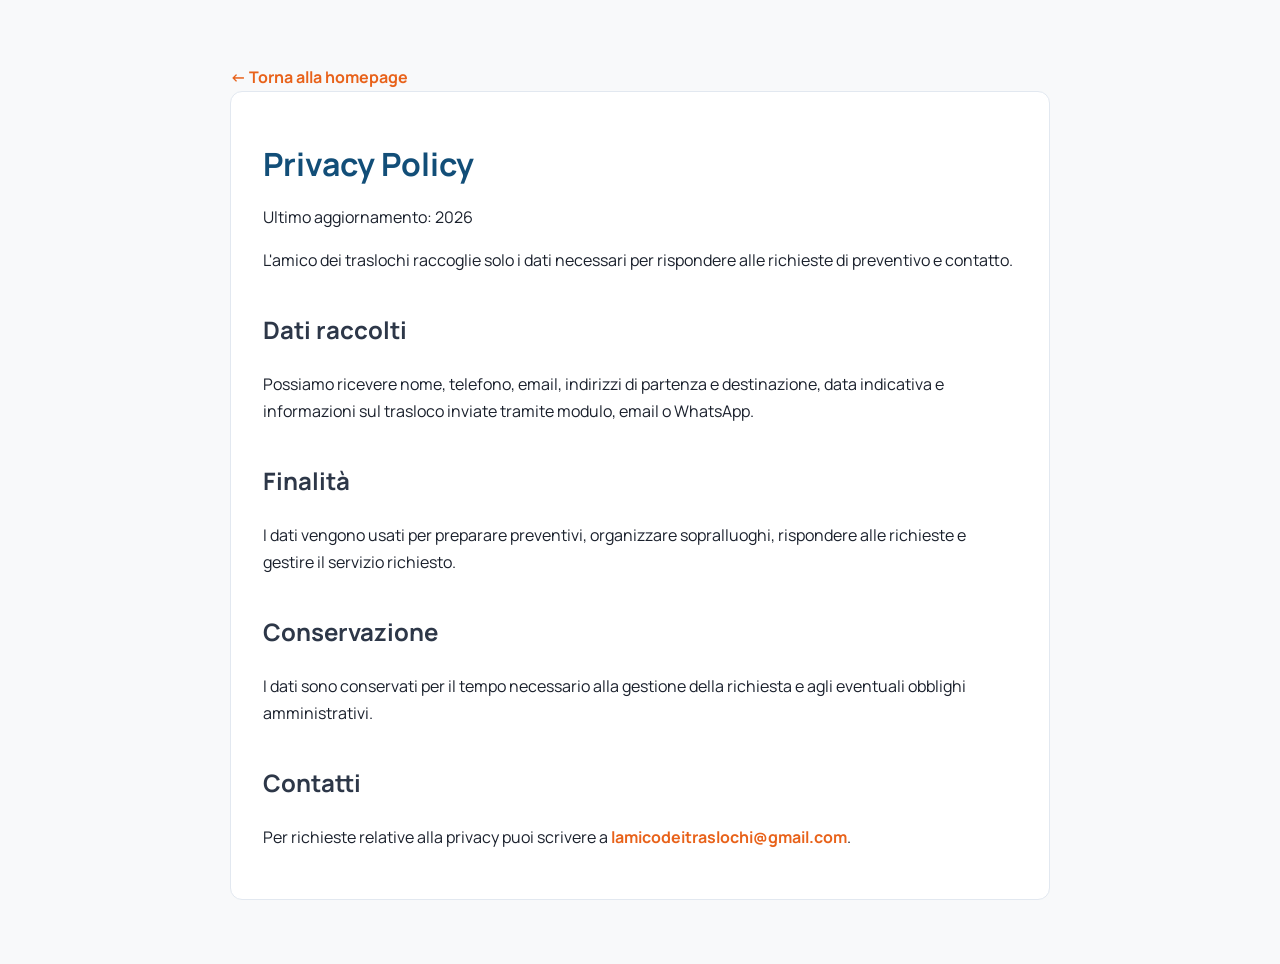
<file: privacy-policy.html>
<!DOCTYPE html>
<html lang="it">
<head>
<!-- Google Tag Manager -->
<script>(function(w,d,s,l,i){w[l]=w[l]||[];w[l].push({'gtm.start':
new Date().getTime(),event:'gtm.js'});var f=d.getElementsByTagName(s)[0],
j=d.createElement(s),dl=l!='dataLayer'?'&l='+l:'';j.async=true;j.src=
'https://www.googletagmanager.com/gtm.js?id='+i+dl;f.parentNode.insertBefore(j,f);
})(window,document,'script','dataLayer','GTM-WCJHG2GM');</script>
<!-- End Google Tag Manager -->
<meta charset="UTF-8">
<meta name="viewport" content="width=device-width, initial-scale=1.0">
<meta name="description" content="Informativa sulla privacy e sul trattamento dei dati personali di L'Amico dei Traslochi.">
<meta name="robots" content="index, follow">
<title>Privacy Policy | L'Amico dei Traslochi</title>
<link rel="canonical" href="https://amicodeitraslochi.ch/privacy-policy.html">
<link rel="preconnect" href="https://fonts.googleapis.com">
<link rel="preconnect" href="https://fonts.gstatic.com" crossorigin>
<link href="https://fonts.googleapis.com/css2?family=Manrope:wght@400;500;600;700&display=swap" rel="stylesheet">
<style>
  body { font-family: 'Manrope', system-ui, -apple-system, sans-serif; font-weight: 400; color: #1A202C; line-height: 1.7; margin: 0; background: #F8F9FA; }
  main { max-width: 820px; margin: 0 auto; padding: 4rem 1.5rem; }
  a { color: #E8621A; font-weight: 700; text-decoration: none; }
  h1 { color: #124E78; line-height: 1.15; font-weight: 700; }
  h2 { color: #2D3748; margin-top: 2.25rem; font-weight: 700; }
  .box { background: #fff; border: 1px solid #E2E8F0; border-radius: 12px; padding: 2rem; }
</style>
</head>
<body>
<!-- Google Tag Manager (noscript) -->
<noscript><iframe src="https://www.googletagmanager.com/ns.html?id=GTM-WCJHG2GM"
height="0" width="0" style="display:none;visibility:hidden"></iframe></noscript>
<!-- End Google Tag Manager (noscript) -->
<main>
  <a href="/">← Torna alla homepage</a>
  <div class="box">
    <h1>Privacy Policy</h1>
    <p>Ultimo aggiornamento: 2026</p>
    <p>L'amico dei traslochi raccoglie solo i dati necessari per rispondere alle richieste di preventivo e contatto.</p>
    <h2>Dati raccolti</h2>
    <p>Possiamo ricevere nome, telefono, email, indirizzi di partenza e destinazione, data indicativa e informazioni sul trasloco inviate tramite modulo, email o WhatsApp.</p>
    <h2>Finalità</h2>
    <p>I dati vengono usati per preparare preventivi, organizzare sopralluoghi, rispondere alle richieste e gestire il servizio richiesto.</p>
    <h2>Conservazione</h2>
    <p>I dati sono conservati per il tempo necessario alla gestione della richiesta e agli eventuali obblighi amministrativi.</p>
    <h2>Contatti</h2>
    <p>Per richieste relative alla privacy puoi scrivere a <a href="mailto:lamicodeitraslochi@gmail.com">lamicodeitraslochi@gmail.com</a>.</p>
  </div>
</main>
</body>
</html>
</file>
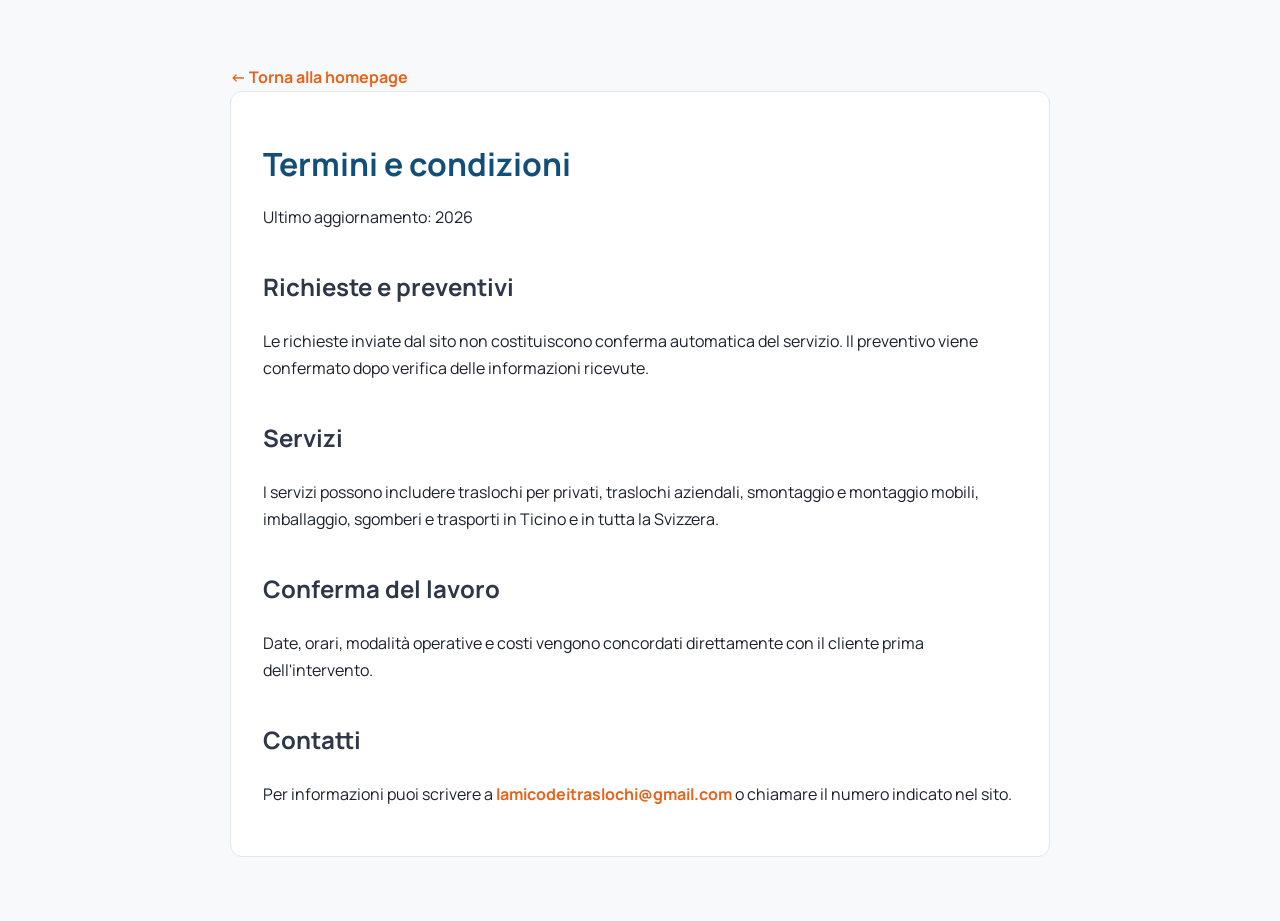
<file: termini-e-condizioni.html>
<!DOCTYPE html>
<html lang="it">
<head>
<!-- Google Tag Manager -->
<script>(function(w,d,s,l,i){w[l]=w[l]||[];w[l].push({'gtm.start':
new Date().getTime(),event:'gtm.js'});var f=d.getElementsByTagName(s)[0],
j=d.createElement(s),dl=l!='dataLayer'?'&l='+l:'';j.async=true;j.src=
'https://www.googletagmanager.com/gtm.js?id='+i+dl;f.parentNode.insertBefore(j,f);
})(window,document,'script','dataLayer','GTM-WCJHG2GM');</script>
<!-- End Google Tag Manager -->
<meta charset="UTF-8">
<meta name="viewport" content="width=device-width, initial-scale=1.0">
<meta name="description" content="Termini e condizioni dei servizi di trasloco, sgombero e trasporto offerti da L'Amico dei Traslochi.">
<meta name="robots" content="index, follow">
<title>Termini e condizioni | L'Amico dei Traslochi</title>
<link rel="canonical" href="https://amicodeitraslochi.ch/termini-e-condizioni.html">
<link rel="preconnect" href="https://fonts.googleapis.com">
<link rel="preconnect" href="https://fonts.gstatic.com" crossorigin>
<link href="https://fonts.googleapis.com/css2?family=Manrope:wght@400;500;600;700&display=swap" rel="stylesheet">
<style>
  body { font-family: 'Manrope', system-ui, -apple-system, sans-serif; font-weight: 400; color: #1A202C; line-height: 1.7; margin: 0; background: #F8F9FA; }
  main { max-width: 820px; margin: 0 auto; padding: 4rem 1.5rem; }
  a { color: #E8621A; font-weight: 700; text-decoration: none; }
  h1 { color: #124E78; line-height: 1.15; font-weight: 700; }
  h2 { color: #2D3748; margin-top: 2.25rem; font-weight: 700; }
  .box { background: #fff; border: 1px solid #E2E8F0; border-radius: 12px; padding: 2rem; }
</style>
</head>
<body>
<!-- Google Tag Manager (noscript) -->
<noscript><iframe src="https://www.googletagmanager.com/ns.html?id=GTM-WCJHG2GM"
height="0" width="0" style="display:none;visibility:hidden"></iframe></noscript>
<!-- End Google Tag Manager (noscript) -->
<main>
  <a href="/">← Torna alla homepage</a>
  <div class="box">
    <h1>Termini e condizioni</h1>
    <p>Ultimo aggiornamento: 2026</p>
    <h2>Richieste e preventivi</h2>
    <p>Le richieste inviate dal sito non costituiscono conferma automatica del servizio. Il preventivo viene confermato dopo verifica delle informazioni ricevute.</p>
    <h2>Servizi</h2>
    <p>I servizi possono includere traslochi per privati, traslochi aziendali, smontaggio e montaggio mobili, imballaggio, sgomberi e trasporti in Ticino e in tutta la Svizzera.</p>
    <h2>Conferma del lavoro</h2>
    <p>Date, orari, modalità operative e costi vengono concordati direttamente con il cliente prima dell'intervento.</p>
    <h2>Contatti</h2>
    <p>Per informazioni puoi scrivere a <a href="mailto:lamicodeitraslochi@gmail.com">lamicodeitraslochi@gmail.com</a> o chiamare il numero indicato nel sito.</p>
  </div>
</main>
</body>
</html>
</file>
<file: vacation-notice.css>
/* Componente temporaneo: avviso ferie estate 2026. */
.contact-alternatives {
  margin-top: 1rem;
  padding-top: 1rem;
  border-top: 1px solid rgba(255, 255, 255, 0.18);
  text-align: center;
}

.contact-alternatives p {
  margin: 0 0 0.8rem;
  color: rgba(255, 255, 255, 0.82);
  font-size: 0.9rem;
  line-height: 1.55;
}

.contact-alternative-actions {
  display: flex;
  justify-content: center;
  gap: 0.65rem;
  flex-wrap: wrap;
}

.contact-alternative-btn {
  display: inline-flex;
  align-items: center;
  justify-content: center;
  min-height: 42px;
  padding: 0.65rem 1rem;
  border: 1px solid rgba(255, 255, 255, 0.42);
  border-radius: 8px;
  color: #fff;
  font-size: 0.88rem;
  font-weight: 700;
  transition: background 0.2s, border-color 0.2s;
}

.contact-alternative-btn:hover {
  background: rgba(255, 255, 255, 0.12);
  border-color: #fff;
}

.vacation-notice-layer {
  position: fixed;
  inset: 0;
  z-index: 1000;
  display: flex;
  align-items: center;
  justify-content: center;
  padding: 1.25rem;
  pointer-events: none;
}

.vacation-notice-layer[hidden] {
  display: none;
}

.vacation-notice {
  position: relative;
  width: min(520px, 100%);
  max-height: min(680px, calc(100vh - 2.5rem));
  overflow-y: auto;
  padding: 2rem;
  border: 1px solid rgba(27, 111, 168, 0.18);
  border-top: 4px solid #e8621a;
  border-radius: 16px;
  background: #fff;
  color: #1a202c;
  box-shadow: 0 16px 54px rgba(15, 25, 35, 0.24);
  pointer-events: auto;
  font-family: 'Manrope', system-ui, -apple-system, sans-serif;
  font-weight: 400;
  animation: vacation-notice-in 0.28s ease-out;
}

.vacation-notice-eyebrow {
  margin: 0 0 0.4rem;
  color: #1b6fa8;
  font-size: 0.75rem;
  font-weight: 700;
  letter-spacing: 0.1em;
  text-transform: uppercase;
}

.vacation-notice h2 {
  margin: 0 2.25rem 1rem 0;
  color: #124e78;
  font-size: clamp(1.35rem, 4vw, 1.8rem);
  line-height: 1.2;
}

.vacation-notice p {
  margin: 0 0 0.85rem;
  color: #2d3748;
  font-size: 0.96rem;
  line-height: 1.6;
}

.vacation-notice strong {
  color: #c04e0f;
}

.vacation-notice-signature {
  margin-top: 1.15rem !important;
  color: #124e78 !important;
  font-weight: 700;
}

.vacation-notice-close {
  position: absolute;
  top: 0.8rem;
  right: 0.8rem;
  width: 42px;
  height: 42px;
  border: 0;
  border-radius: 50%;
  background: #edf2f7;
  color: #2d3748;
  cursor: pointer;
  font: inherit;
  font-size: 1.7rem;
  line-height: 1;
}

.vacation-notice-close:hover {
  background: #e2e8f0;
}

.vacation-notice-cta {
  display: inline-flex;
  align-items: center;
  justify-content: center;
  min-height: 46px;
  margin-top: 0.35rem;
  padding: 0.75rem 1.1rem;
  border-radius: 9px;
  background: #e8621a;
  color: #fff;
  font-weight: 700;
  text-align: center;
  transition: background 0.2s;
}

.vacation-notice-cta:hover {
  background: #c04e0f;
}

@keyframes vacation-notice-in {
  from { opacity: 0; transform: translateY(12px) scale(0.98); }
  to { opacity: 1; transform: translateY(0) scale(1); }
}

@media (max-width: 600px) {
  .vacation-notice-layer {
    align-items: flex-end;
    padding: 0.85rem;
  }

  .vacation-notice {
    max-height: min(78vh, 620px);
    padding: 1.35rem;
    border-radius: 14px;
  }

  .vacation-notice p {
    font-size: 0.9rem;
    line-height: 1.48;
  }

  .vacation-notice-cta,
  .contact-alternative-btn {
    width: 100%;
  }
}

@media (prefers-reduced-motion: reduce) {
  .vacation-notice {
    animation: none;
  }
}
</file>
